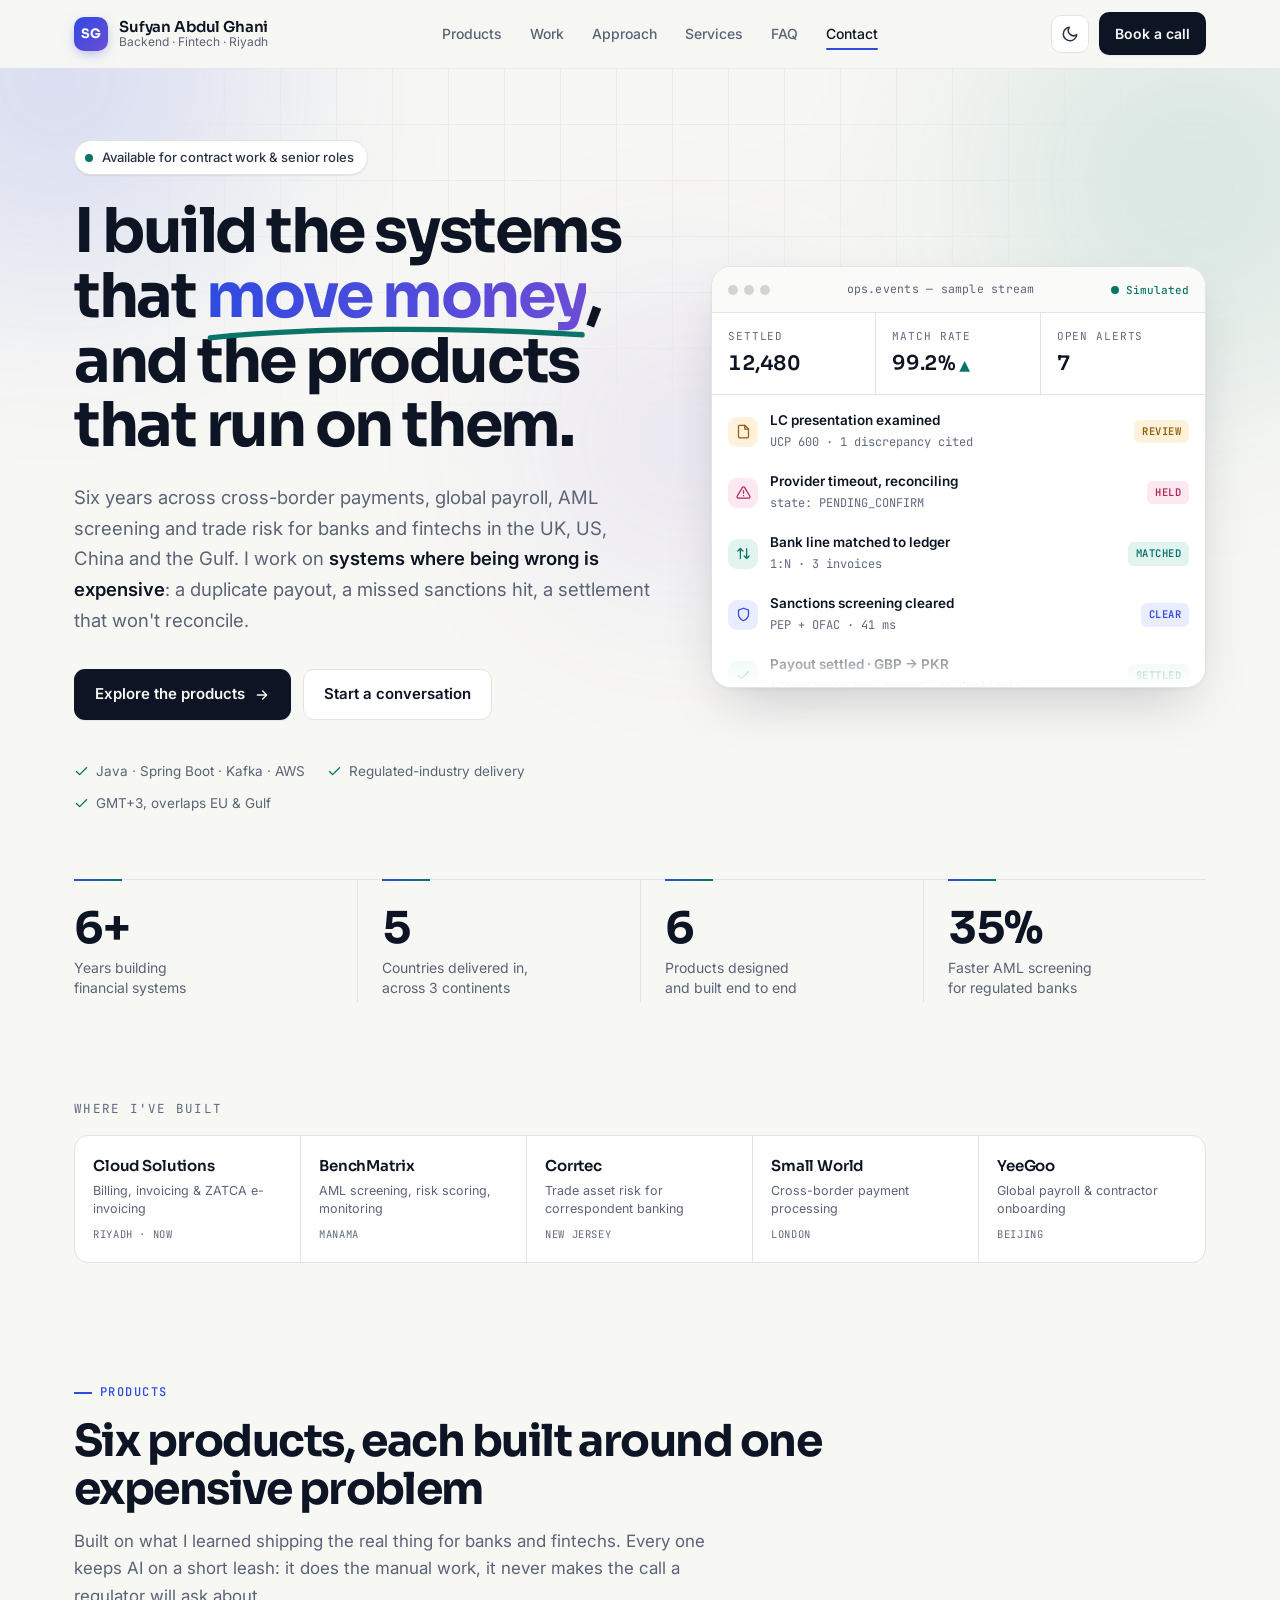
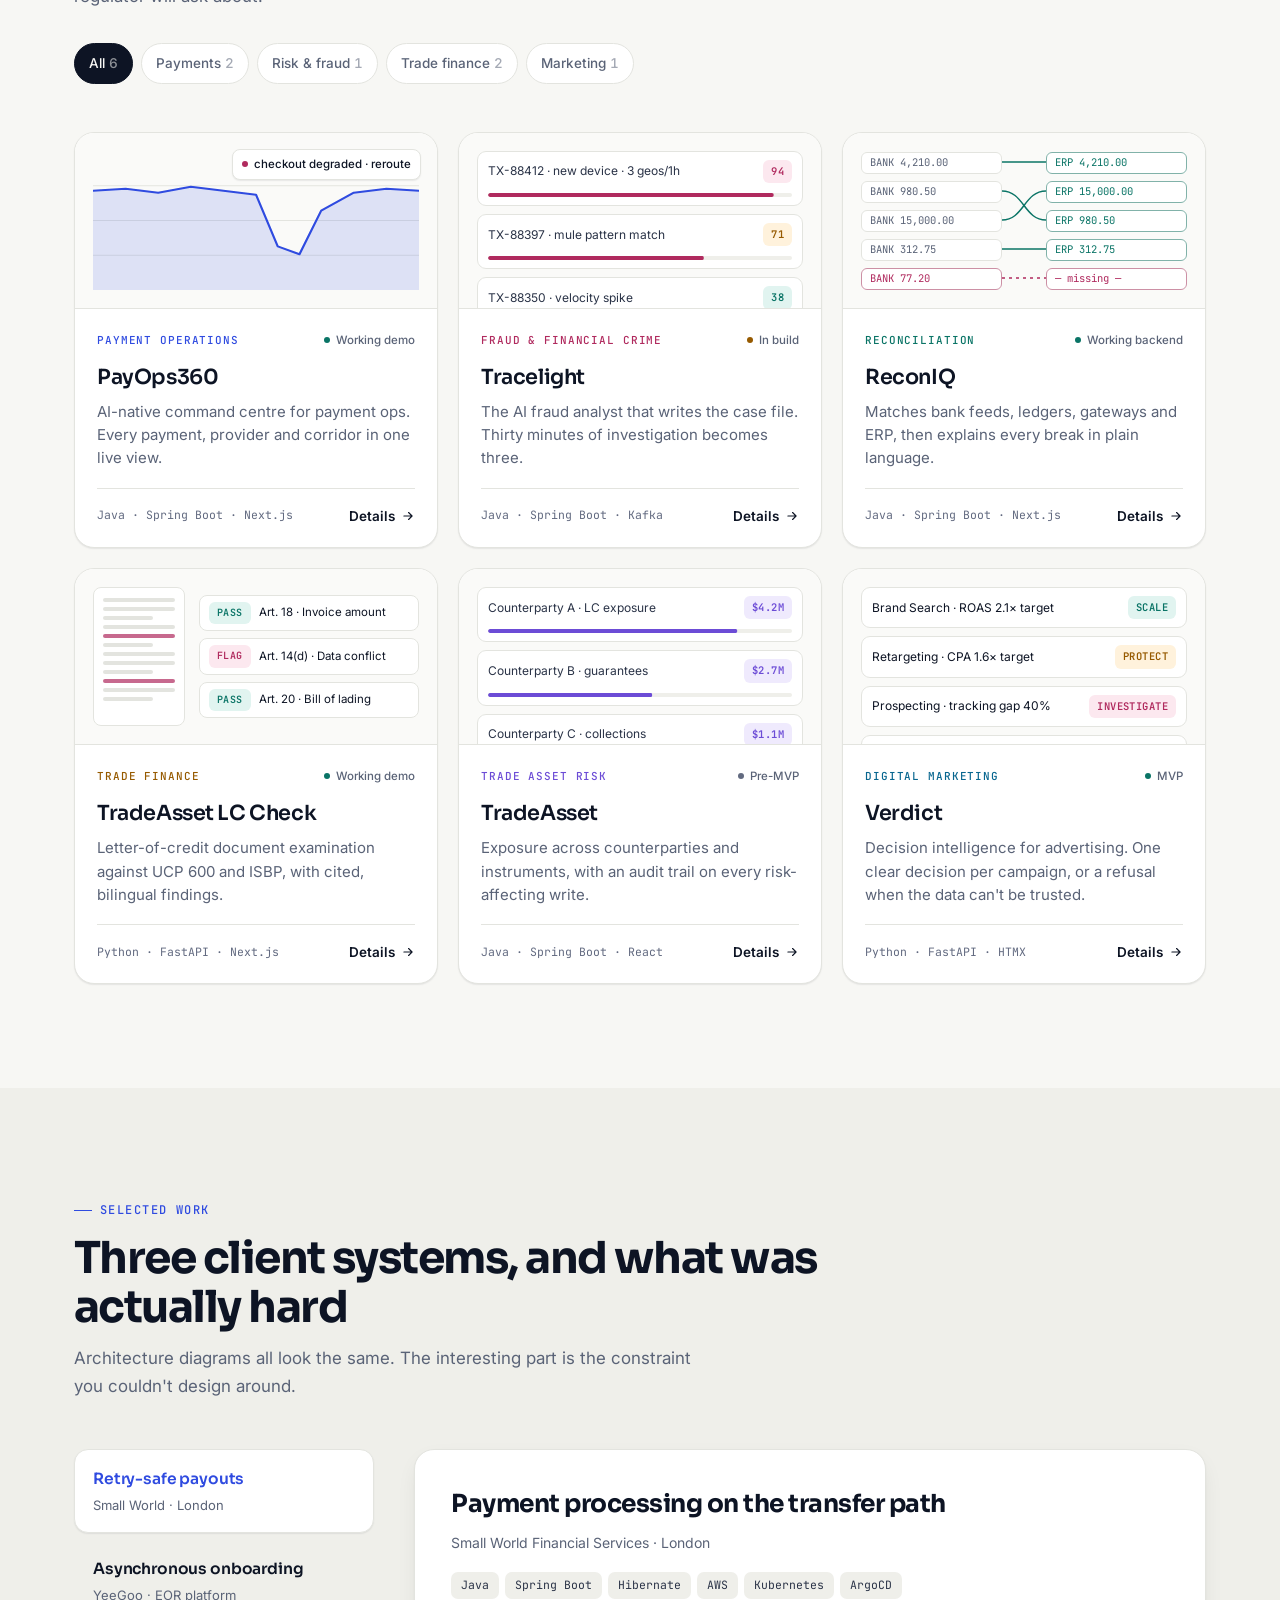
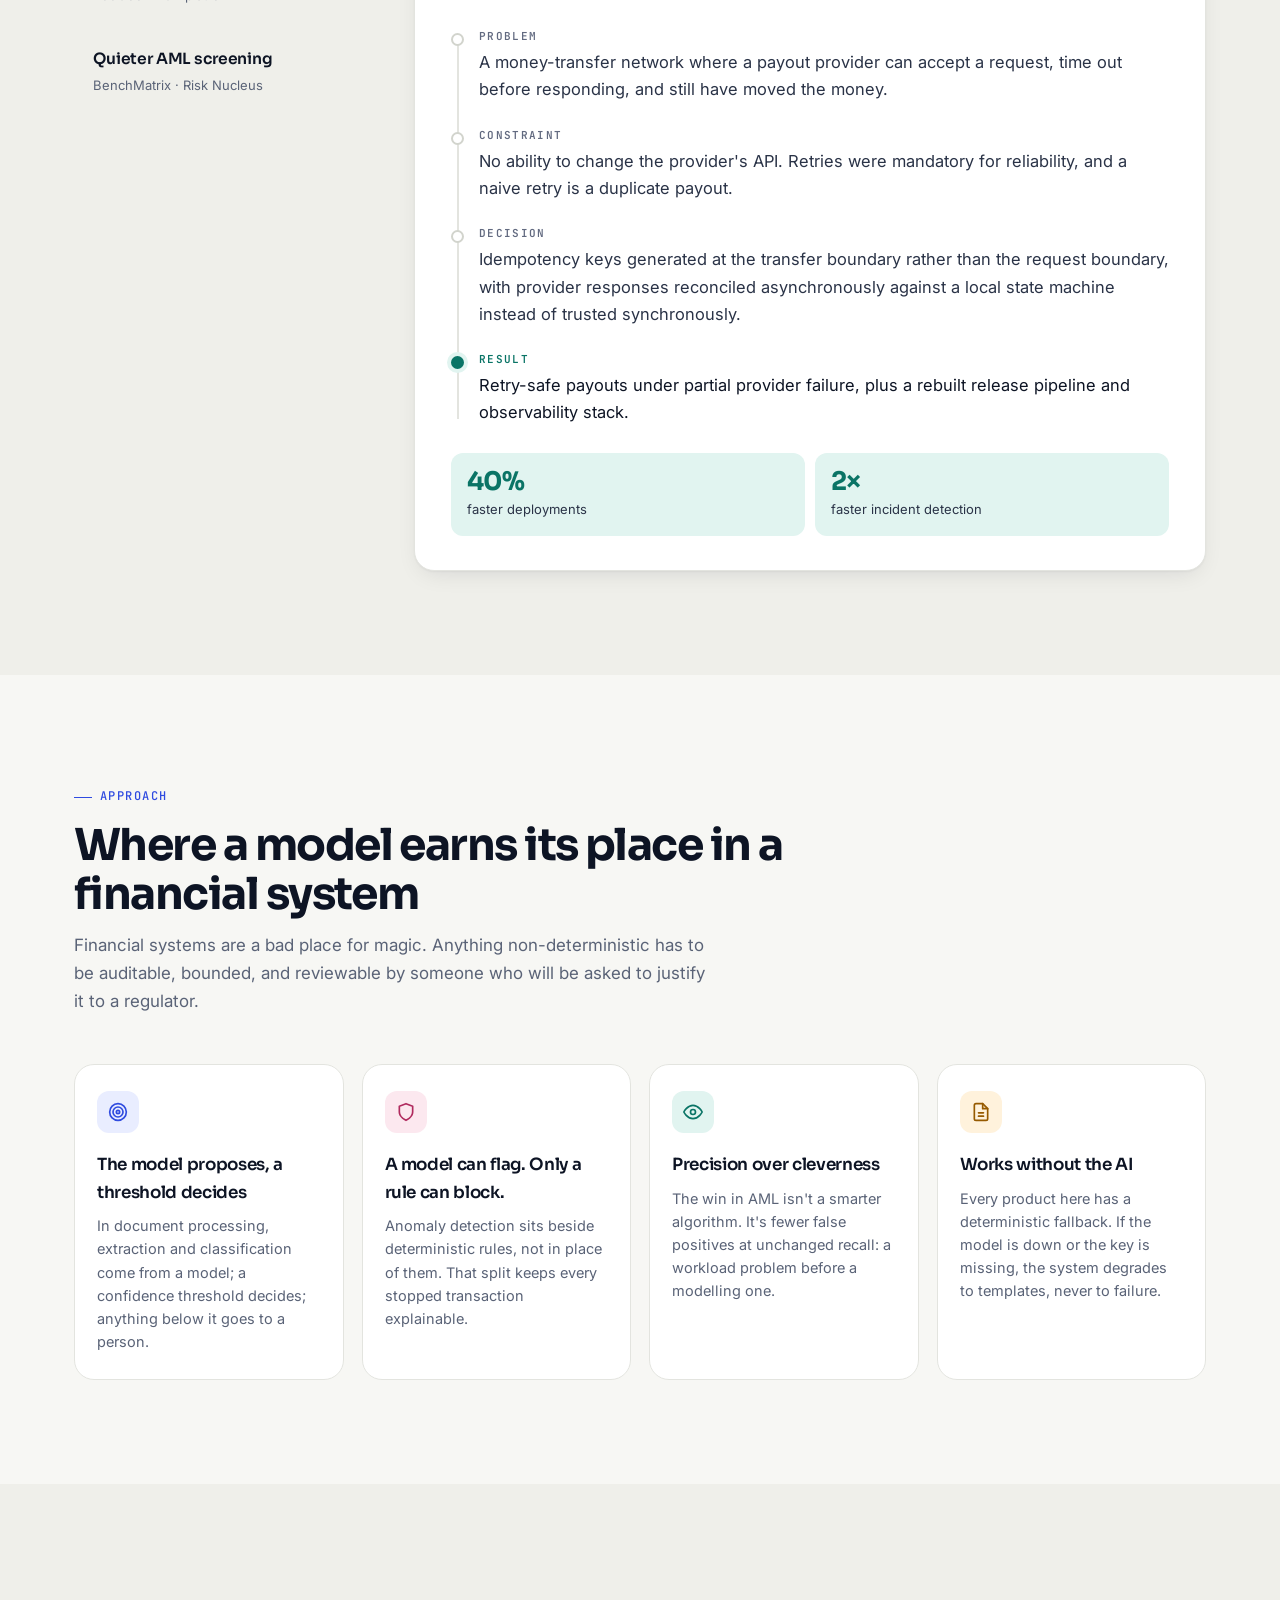
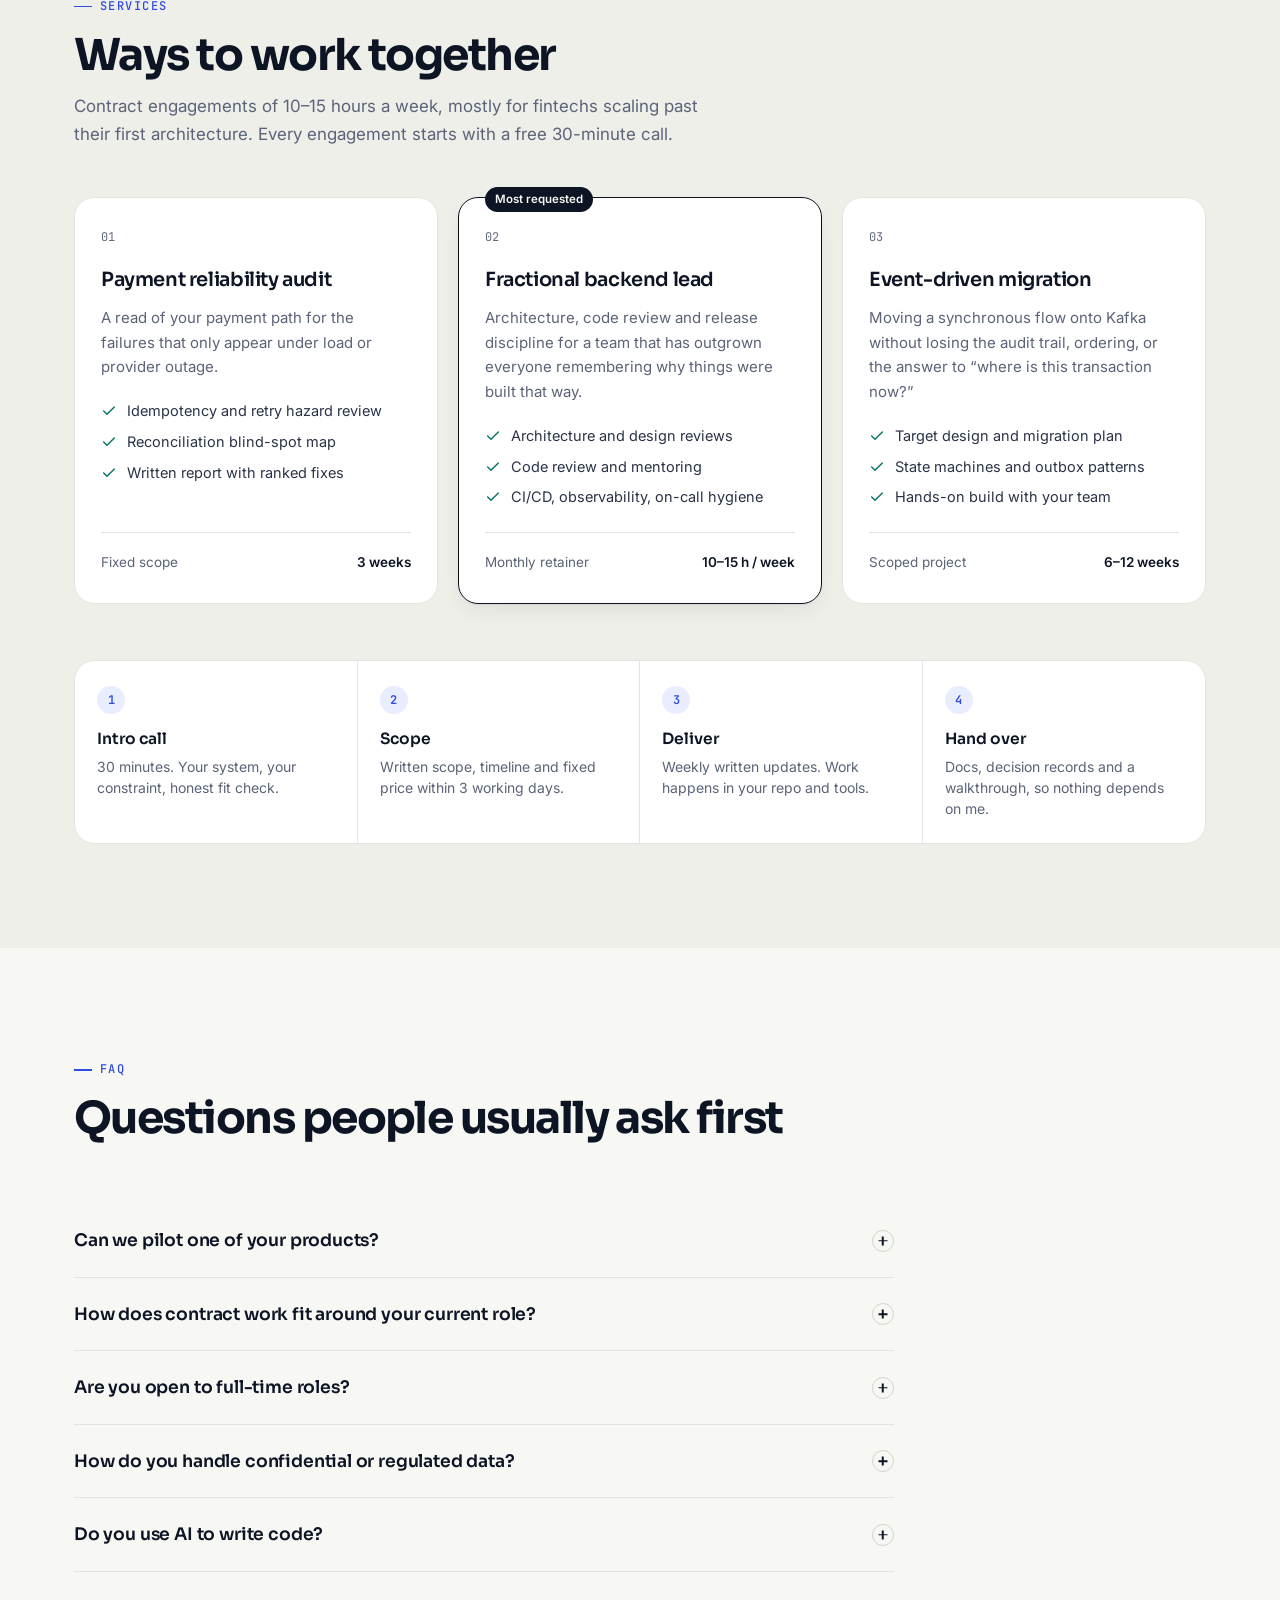
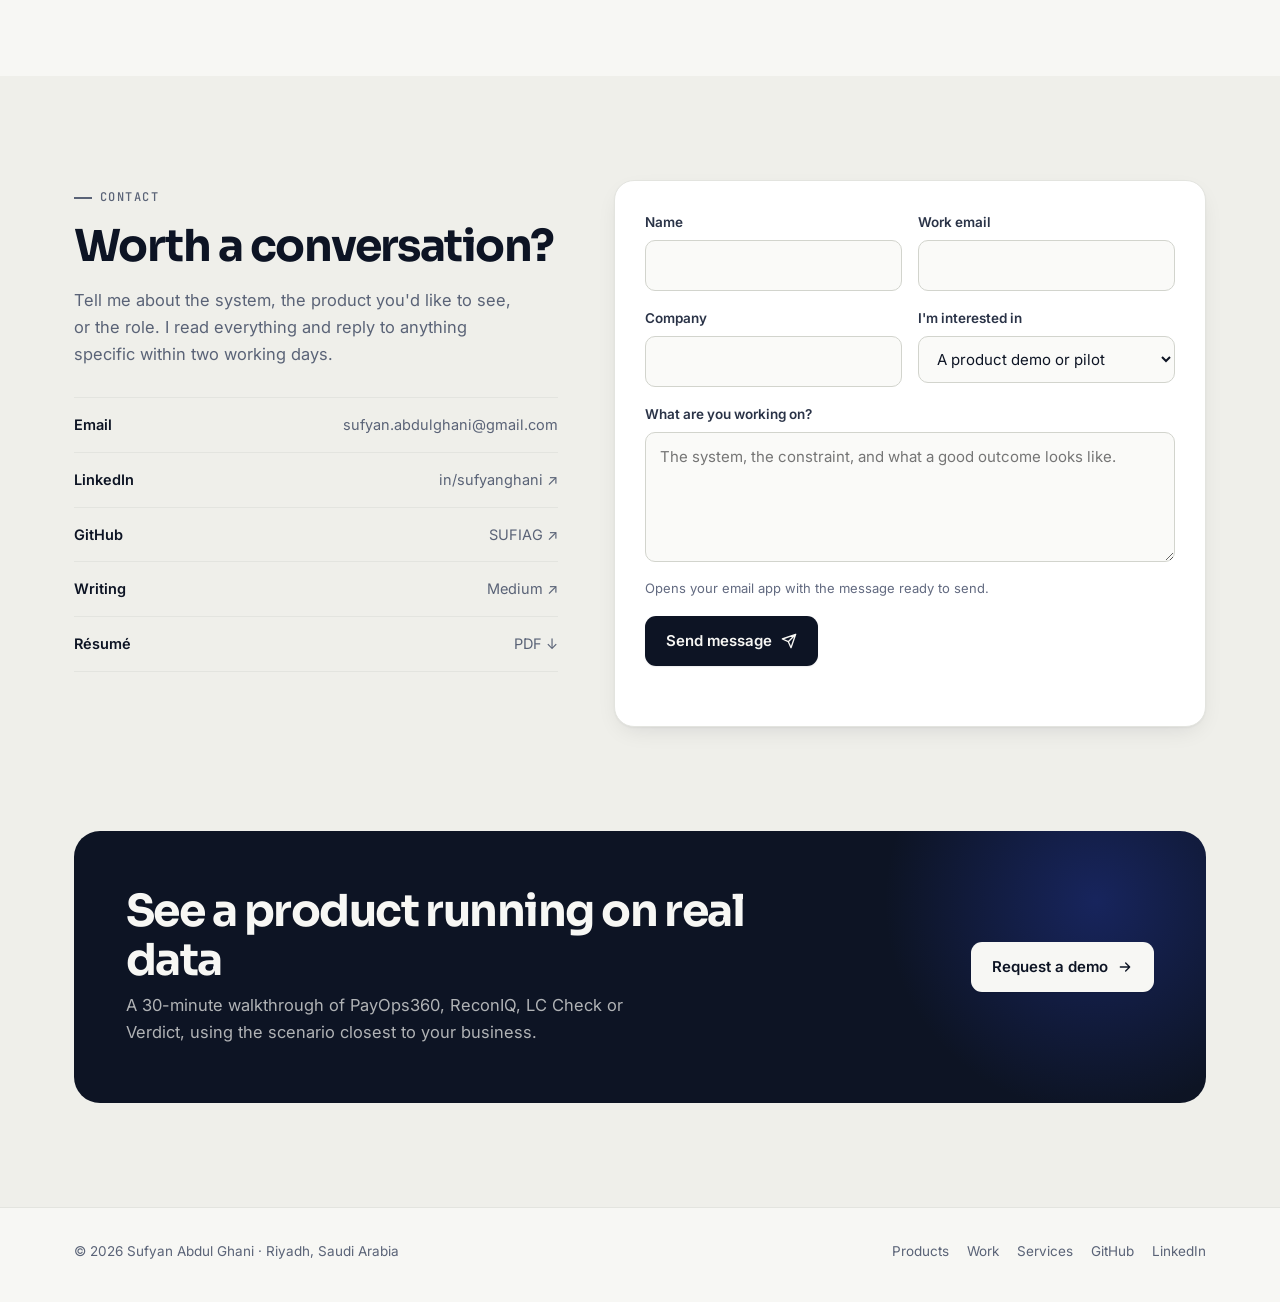
<file: public/index.html>
<!DOCTYPE html>
<html lang="en" class="no-js">
<head>
<meta charset="utf-8">
<meta name="viewport" content="width=device-width, initial-scale=1">
<title>Sufyan Abdul Ghani — Payments, risk &amp; compliance systems</title>
<meta name="description" content="Senior backend engineer and product builder. Six years building payment, payroll and financial-compliance systems in Java, Spring Boot and Kafka — and six products for payment ops, fraud, reconciliation, trade finance and advertising.">
<meta name="author" content="Sufyan Abdul Ghani">
<link rel="canonical" href="https://sufiag.github.io/sufyan/">
<meta property="og:type" content="website">
<meta property="og:url" content="https://sufiag.github.io/sufyan/">
<meta property="og:site_name" content="Sufyan Abdul Ghani">
<meta property="og:title" content="Sufyan Abdul Ghani — Systems that move money">
<meta property="og:description" content="Payments, reconciliation, fraud, AML and trade-finance systems. Java · Spring Boot · Kafka · AWS. Riyadh.">
<meta property="og:image" content="https://sufiag.github.io/sufyan/og.png">
<meta property="og:image:width" content="1200">
<meta property="og:image:height" content="630">
<meta name="twitter:card" content="summary_large_image">
<meta name="twitter:title" content="Sufyan Abdul Ghani — Systems that move money">
<meta name="twitter:description" content="Payments, reconciliation, fraud, AML and trade-finance systems. Riyadh.">
<meta name="twitter:image" content="https://sufiag.github.io/sufyan/og.png">
<meta name="theme-color" content="#F7F7F4" media="(prefers-color-scheme: light)">
<meta name="theme-color" content="#0A0E19" media="(prefers-color-scheme: dark)">
<link rel="icon" href="favicon.svg" type="image/svg+xml">
<link rel="apple-touch-icon" href="apple-touch-icon.png">
<script src="assets/theme.js"></script>
<link rel="preconnect" href="https://fonts.googleapis.com">
<link rel="preconnect" href="https://fonts.gstatic.com" crossorigin>
<link href="https://fonts.googleapis.com/css2?family=Inter:wght@400;500;600&family=JetBrains+Mono:wght@400;500;600&family=Sora:wght@600;700&display=swap" rel="stylesheet">
<link rel="stylesheet" href="assets/site.css">
<script type="application/ld+json">
{
  "@context": "https://schema.org",
  "@type": "Person",
  "name": "Sufyan Abdul Ghani",
  "jobTitle": "Senior Backend Engineer",
  "url": "https://sufiag.github.io/sufyan/",
  "email": "mailto:sufyan.abdulghani@gmail.com",
  "address": { "@type": "PostalAddress", "addressLocality": "Riyadh", "addressCountry": "SA" },
  "knowsAbout": ["Payments", "Reconciliation", "AML screening", "Fraud detection", "Trade finance", "Java", "Spring Boot", "Kafka", "AWS"],
  "sameAs": ["https://www.linkedin.com/in/sufyanghani/", "https://github.com/SUFIAG", "https://medium.com/@sufyanghani"]
}
</script>
</head>
<body>

<svg width="0" height="0" style="position:absolute" aria-hidden="true">
  <symbol id="i-arrow" viewBox="0 0 24 24" fill="none" stroke="currentColor" stroke-width="2" stroke-linecap="round" stroke-linejoin="round"><path d="M5 12h14M13 6l6 6-6 6"/></symbol>
  <symbol id="i-check" viewBox="0 0 24 24" fill="none" stroke="currentColor" stroke-width="2.2" stroke-linecap="round" stroke-linejoin="round"><path d="M20 6 9 17l-5-5"/></symbol>
  <symbol id="i-shield" viewBox="0 0 24 24" fill="none" stroke="currentColor" stroke-width="2" stroke-linecap="round" stroke-linejoin="round"><path d="M12 22s8-4 8-10V5l-8-3-8 3v7c0 6 8 10 8 10z"/></symbol>
  <symbol id="i-send" viewBox="0 0 24 24" fill="none" stroke="currentColor" stroke-width="2" stroke-linecap="round" stroke-linejoin="round"><path d="M22 2 11 13M22 2l-7 20-4-9-9-4 20-7z"/></symbol>
  <symbol id="i-link" viewBox="0 0 24 24" fill="none" stroke="currentColor" stroke-width="2" stroke-linecap="round" stroke-linejoin="round"><path d="M7 17 17 7M8 7h9v9"/></symbol>
  <symbol id="i-swap" viewBox="0 0 24 24" fill="none" stroke="currentColor" stroke-width="2" stroke-linecap="round" stroke-linejoin="round"><path d="M7 4v16M3 8l4-4 4 4M17 20V4M13 16l4 4 4-4"/></symbol>
  <symbol id="i-alert" viewBox="0 0 24 24" fill="none" stroke="currentColor" stroke-width="2" stroke-linecap="round" stroke-linejoin="round"><path d="M12 9v4M12 17h.01M10.3 3.9 1.8 18a2 2 0 0 0 1.7 3h17a2 2 0 0 0 1.7-3L13.7 3.9a2 2 0 0 0-3.4 0z"/></symbol>
  <symbol id="i-eye" viewBox="0 0 24 24" fill="none" stroke="currentColor" stroke-width="2" stroke-linecap="round" stroke-linejoin="round"><path d="M1 12s4-8 11-8 11 8 11 8-4 8-11 8S1 12 1 12z"/><circle cx="12" cy="12" r="3"/></symbol>
  <symbol id="i-target" viewBox="0 0 24 24" fill="none" stroke="currentColor" stroke-width="2" stroke-linecap="round" stroke-linejoin="round"><circle cx="12" cy="12" r="10"/><circle cx="12" cy="12" r="6"/><circle cx="12" cy="12" r="2"/></symbol>
  <symbol id="i-user" viewBox="0 0 24 24" fill="none" stroke="currentColor" stroke-width="2" stroke-linecap="round" stroke-linejoin="round"><path d="M20 21v-2a4 4 0 0 0-4-4H8a4 4 0 0 0-4 4v2"/><circle cx="12" cy="7" r="4"/></symbol>
  <symbol id="i-doc" viewBox="0 0 24 24" fill="none" stroke="currentColor" stroke-width="2" stroke-linecap="round" stroke-linejoin="round"><path d="M14 2H6a2 2 0 0 0-2 2v16a2 2 0 0 0 2 2h12a2 2 0 0 0 2-2V8z"/><path d="M14 2v6h6M9 13h6M9 17h6"/></symbol>
  <symbol id="i-x" viewBox="0 0 24 24" fill="none" stroke="currentColor" stroke-width="2" stroke-linecap="round" stroke-linejoin="round"><path d="M18 6 6 18M6 6l12 12"/></symbol>
</svg>

<a class="skip" href="#main">Skip to content</a>
<div class="progress" aria-hidden="true"></div>

<header class="bar">
  <div class="wrap">
    <a class="logo" href="#top" aria-label="Sufyan Abdul Ghani, home">
      <span class="logo-mark" aria-hidden="true">SG</span>
      <span class="logo-text"><b>Sufyan Abdul Ghani</b><span>Backend · Fintech · Riyadh</span></span>
    </a>
    <nav class="nav" id="nav" aria-label="Main">
      <a href="#products">Products</a>
      <a href="#work">Work</a>
      <a href="#approach">Approach</a>
      <a href="#services">Services</a>
      <a href="#faq">FAQ</a>
      <a href="#contact">Contact</a>
    </nav>
    <div class="bar-actions">
      <button class="icon-btn theme-toggle" type="button" aria-label="Switch colour theme">
        <svg class="moon" viewBox="0 0 24 24" fill="none" stroke="currentColor" stroke-width="2" stroke-linecap="round" stroke-linejoin="round"><path d="M21 12.8A9 9 0 1 1 11.2 3a7 7 0 0 0 9.8 9.8z"/></svg>
        <svg class="sun" viewBox="0 0 24 24" fill="none" stroke="currentColor" stroke-width="2" stroke-linecap="round" stroke-linejoin="round"><circle cx="12" cy="12" r="4"/><path d="M12 2v2M12 20v2M4.9 4.9l1.4 1.4M17.7 17.7l1.4 1.4M2 12h2M20 12h2M4.9 19.1l1.4-1.4M17.7 6.3l1.4-1.4"/></svg>
      </button>
      <a class="btn btn-primary btn-sm" href="#contact">Book a call</a>
      <button class="icon-btn menu-btn" type="button" aria-label="Open menu" aria-expanded="false" aria-controls="nav">
        <svg viewBox="0 0 24 24" fill="none" stroke="currentColor" stroke-width="2" stroke-linecap="round"><path d="M4 7h16M4 12h16M4 17h16"/></svg>
      </button>
    </div>
  </div>
</header>

<main id="main">
  <!-- ================= HERO ================= -->
  <div class="hero" id="top">
    <div class="aurora" aria-hidden="true"><i></i><i></i><i></i></div>
    <div class="grid-bg" aria-hidden="true"></div>
    <div class="wrap">
      <div class="hero-grid">
        <div>
          <p class="pill rv"><span class="pulse" aria-hidden="true"></span> Available for contract work &amp; senior roles</p>
          <h1 class="rv">I build the systems that
            <span class="hl">move money<svg viewBox="0 0 300 12" preserveAspectRatio="none" aria-hidden="true"><path d="M3 9 C 80 2, 200 2, 297 7"/></svg></span>,
            and the products that run on them.</h1>
          <p class="lede rv">
            Six years across cross-border payments, global payroll, AML screening and trade risk for banks and
            fintechs in the UK, US, China and the Gulf. I work on <strong>systems where being wrong is expensive</strong>:
            a duplicate payout, a missed sanctions hit, a settlement that won't reconcile.
          </p>
          <div class="hero-cta rv">
            <a class="btn btn-primary" href="#products">Explore the products <svg aria-hidden="true"><use href="#i-arrow"/></svg></a>
            <a class="btn btn-ghost" href="#contact">Start a conversation</a>
          </div>
          <div class="trust rv">
            <span><svg aria-hidden="true"><use href="#i-check"/></svg>Java · Spring Boot · Kafka · AWS</span>
            <span><svg aria-hidden="true"><use href="#i-check"/></svg>Regulated-industry delivery</span>
            <span><svg aria-hidden="true"><use href="#i-check"/></svg>GMT+3, overlaps EU &amp; Gulf</span>
          </div>
        </div>

        <div class="console rv" aria-label="Illustrative event stream from the kind of systems I build">
          <div class="console-head">
            <div class="dots" aria-hidden="true"><i></i><i></i><i></i></div>
            <span class="console-title">ops.events — sample stream</span>
            <span class="live"><span class="pulse" aria-hidden="true"></span>Simulated</span>
          </div>
          <div class="console-kpis">
            <div class="kpi"><div class="k">Settled</div><div class="v" id="k-settled">12,480</div></div>
            <div class="kpi"><div class="k">Match rate</div><div class="v">99.2%<small>▲</small></div></div>
            <div class="kpi"><div class="k">Open alerts</div><div class="v" id="k-alerts">7</div></div>
          </div>
          <ul class="feed" id="feed" aria-live="off"></ul>
        </div>
      </div>

      <div class="stats rv">
        <div class="stat"><div class="n" data-count="6" data-suffix="+">6+</div><div class="l">Years building<br>financial systems</div></div>
        <div class="stat"><div class="n" data-count="5" data-suffix="">5</div><div class="l">Countries delivered in,<br>across 3 continents</div></div>
        <div class="stat"><div class="n" data-count="6" data-suffix="">6</div><div class="l">Products designed<br>and built end to end</div></div>
        <div class="stat"><div class="n" data-count="35" data-suffix="%">35%</div><div class="l">Faster AML screening<br>for regulated banks</div></div>
      </div>
    </div>
  </div>

  <div class="clients">
    <div class="wrap">
      <p class="clients-label rv">Where I've built</p>
      <div class="clients-row rv">
        <div class="client"><b>Cloud Solutions</b><span>Billing, invoicing &amp; ZATCA e-invoicing</span><em>Riyadh · Now</em></div>
        <div class="client"><b>BenchMatrix</b><span>AML screening, risk scoring, monitoring</span><em>Manama</em></div>
        <div class="client"><b>Corrtec</b><span>Trade asset risk for correspondent banking</span><em>New Jersey</em></div>
        <div class="client"><b>Small World</b><span>Cross-border payment processing</span><em>London</em></div>
        <div class="client"><b>YeeGoo</b><span>Global payroll &amp; contractor onboarding</span><em>Beijing</em></div>
      </div>
    </div>
  </div>

  <!-- ================= PRODUCTS ================= -->
  <section id="products">
    <div class="wrap">
      <div class="sec-head">
        <div>
          <p class="eyebrow rv">Products</p>
          <h2 class="rv">Six products, each built around one expensive problem</h2>
          <p class="sec-intro rv">Built on what I learned shipping the real thing for banks and fintechs. Every one keeps AI on a short leash: it does the manual work, it never makes the call a regulator will ask about.</p>
        </div>
        <div class="filters rv" role="group" aria-label="Filter products">
          <button class="chip" type="button" data-filter="all" aria-pressed="true">All<span class="count">6</span></button>
          <button class="chip" type="button" data-filter="payments" aria-pressed="false">Payments<span class="count">2</span></button>
          <button class="chip" type="button" data-filter="risk" aria-pressed="false">Risk &amp; fraud<span class="count">1</span></button>
          <button class="chip" type="button" data-filter="trade" aria-pressed="false">Trade finance<span class="count">2</span></button>
          <button class="chip" type="button" data-filter="marketing" aria-pressed="false">Marketing<span class="count">1</span></button>
        </div>
      </div>

      <div class="products">

        <!-- PayOps360 -->
        <article class="product rv" data-cat="payments" style="--accent:var(--brand)" tabindex="0" role="button" aria-haspopup="dialog" aria-label="PayOps360, view details">
          <div class="p-visual" aria-hidden="true">
            <svg class="viz-line" viewBox="0 0 300 140" preserveAspectRatio="none">
              <line class="grid" x1="0" y1="35" x2="300" y2="35"/><line class="grid" x1="0" y1="70" x2="300" y2="70"/><line class="grid" x1="0" y1="105" x2="300" y2="105"/>
              <path class="area" d="M0 40 L30 38 L60 42 L90 36 L120 40 L150 44 L170 96 L190 104 L210 60 L240 42 L270 38 L300 40 L300 140 L0 140 Z"/>
              <path class="ln" d="M0 40 L30 38 L60 42 L90 36 L120 40 L150 44 L170 96 L190 104 L210 60 L240 42 L270 38 L300 40"/>
            </svg>
            <span class="viz-alert"><i></i>checkout degraded · reroute</span>
          </div>
          <div class="p-body">
            <div class="p-top"><span class="p-cat">Payment operations</span><span class="status"><i></i>Working demo</span></div>
            <h3>PayOps360</h3>
            <p class="tagline">AI-native command centre for payment ops. Every payment, provider and corridor in one live view.</p>
            <div class="p-foot"><span class="p-stack">Java · Spring Boot · Next.js</span><span class="p-more">Details <svg aria-hidden="true"><use href="#i-arrow"/></svg></span></div>
          </div>
          <div class="p-details">
            <div data-k="kicker">Payment operations · Working demo</div>
            <div data-k="lead">One pane of glass for every payment in flight. An AI co-pilot sees problems first, explains them in plain language and recommends the next action.</div>
            <div data-k="problem">Providers degrade silently. Ops teams find out from customer complaints or end-of-day reports, then lose hours across provider portals and spreadsheets finding the cause.</div>
            <div data-k="who">Cross-border remittance operators, PSPs and payment facilitators, digital banks and EMIs, high-volume merchants.</div>
            <ul data-k="features">
              <li>Live monitoring of payments, providers and corridors</li>
              <li>Anomaly detection with automatic incident correlation</li>
              <li>“Investigate with AI” root-cause analysis on any incident</li>
              <li>Provider health scores and reroute recommendations</li>
              <li>MFA, RBAC and a tamper-evident audit chain</li>
              <li>Multi-tenant, with five built-in operator roles</li>
            </ul>
            <div data-k="ai">Every AI feature also runs on a built-in deterministic insight engine. Without a model key, the product still works.</div>
            <div data-k="stack">Java 17|Spring Boot 3.5|PostgreSQL|Flyway|ShedLock|Claude API|ArchUnit|Next.js 16|React 19|Tailwind v4|ECharts</div>
            <div data-k="repo">https://github.com/SUFIAG/payOps360</div>
          </div>
        </article>

        <!-- Tracelight -->
        <article class="product rv" data-cat="risk" style="--accent:var(--rose)" tabindex="0" role="button" aria-haspopup="dialog" aria-label="Tracelight, view details">
          <div class="p-visual" aria-hidden="true">
            <div class="viz-rows">
              <div class="viz-row"><span>TX-88412 · new device · 3 geos/1h</span><b class="tag c-rose">94</b><div class="bar-track"><div class="bar-fill" style="--w:.94"></div></div></div>
              <div class="viz-row"><span>TX-88397 · mule pattern match</span><b class="tag c-amber">71</b><div class="bar-track"><div class="bar-fill" style="--w:.71"></div></div></div>
              <div class="viz-row"><span>TX-88350 · velocity spike</span><b class="tag c-teal">38</b><div class="bar-track"><div class="bar-fill" style="--w:.38"></div></div></div>
            </div>
          </div>
          <div class="p-body">
            <div class="p-top"><span class="p-cat">Fraud &amp; financial crime</span><span class="status build"><i></i>In build</span></div>
            <h3>Tracelight</h3>
            <p class="tagline">The AI fraud analyst that writes the case file. Thirty minutes of investigation becomes three.</p>
            <div class="p-foot"><span class="p-stack">Java · Spring Boot · Kafka</span><span class="p-more">Details <svg aria-hidden="true"><use href="#i-arrow"/></svg></span></div>
          </div>
          <div class="p-details">
            <div data-k="kicker">Fraud &amp; financial crime · MVP 1 in build</div>
            <div data-k="lead">Scores transactions, raises alerts, then investigates the case in one click: narrative, fraud pattern, recommended action, all filed to an immutable audit trail.</div>
            <div data-k="problem">Fraud analysts spend 20–40 minutes rebuilding the story behind every flagged transaction. Queues never empty, and a tired analyst rubber-stamps exactly when fraud gets through.</div>
            <div data-k="who">Fraud teams at mid-market PSPs and digital banks. Bought by the Head of Fraud, relied on by Compliance when a regulator asks why.</div>
            <ul data-k="features">
              <li>Triage queue ranked by severity, signals visible up front</li>
              <li>Case workspace: device, velocity, geography, rules, history</li>
              <li>One-click AI investigation that drafts the case narrative</li>
              <li>Scam and money-mule network detection</li>
              <li>Immutable, replayable audit trail on every decision</li>
              <li>Step-up MFA, lockout, rotating sessions, rate limits</li>
            </ul>
            <div data-k="ai">The model drafts. The analyst reviews and signs. Every decision stays explainable and replayable.</div>
            <div data-k="stack">Java 17|Spring Boot 3|PostgreSQL|Redis|Kafka|Next.js 15|React 19</div>
            <div data-k="repo">https://github.com/SUFIAG/TraceLight</div>
          </div>
        </article>

        <!-- ReconIQ -->
        <article class="product rv" data-cat="payments" style="--accent:var(--teal)" tabindex="0" role="button" aria-haspopup="dialog" aria-label="ReconIQ, view details">
          <div class="p-visual" aria-hidden="true">
            <div class="viz-match">
              <div class="viz-col"><div>BANK 4,210.00</div><div>BANK 980.50</div><div>BANK 15,000.00</div><div>BANK 312.75</div><div class="brk">BANK 77.20</div></div>
              <svg viewBox="0 0 44 140" preserveAspectRatio="none"><path d="M0 11 C 22 11, 22 11, 44 11"/><path d="M0 40 C 22 40, 22 69, 44 69"/><path d="M0 69 C 22 69, 22 40, 44 40"/><path d="M0 98 C 22 98, 22 98, 44 98"/><path class="brk" d="M0 127 L 44 127"/></svg>
              <div class="viz-col"><div class="ok">ERP 4,210.00</div><div class="ok">ERP 15,000.00</div><div class="ok">ERP 980.50</div><div class="ok">ERP 312.75</div><div class="brk">— missing —</div></div>
            </div>
          </div>
          <div class="p-body">
            <div class="p-top"><span class="p-cat">Reconciliation</span><span class="status"><i></i>Working backend</span></div>
            <h3>ReconIQ</h3>
            <p class="tagline">Matches bank feeds, ledgers, gateways and ERP, then explains every break in plain language.</p>
            <div class="p-foot"><span class="p-stack">Java · Spring Boot · Next.js</span><span class="p-more">Details <svg aria-hidden="true"><use href="#i-arrow"/></svg></span></div>
          </div>
          <div class="p-details">
            <div data-k="kicker">Reconciliation · Working backend</div>
            <div data-k="lead">Rule-based matching across bank statements, payment gateways, ERP, invoices and supplier payments, with exceptions classified and explained.</div>
            <div data-k="problem">Every payments company solves reconciliation badly at least once. Finance teams spend month-end in spreadsheets, and “unmatched” hides five different problems.</div>
            <div data-k="who">Finance operations and treasury teams at PSPs, marketplaces and mid-size companies with multiple banks and gateways.</div>
            <ul data-k="features">
              <li>Ingests bank, gateway, ERP, invoice and supplier files</li>
              <li>Four matching strategies, from exact to fuzzy</li>
              <li>1:1, 1:N and N:M matching</li>
              <li>Exception detection: amount mismatch, missing, duplicate</li>
              <li>AI explanation for every exception</li>
              <li>Review workflow, reporting and multi-organisation access</li>
            </ul>
            <div data-k="ai">Matching is deterministic and rule-based. AI only explains the break, so an auditor can always trace why two records matched.</div>
            <div data-k="stack">Java 17|Spring Boot|Hexagonal DDD|PostgreSQL|JWT|Next.js</div>
            <div data-k="repo">https://github.com/SUFIAG/reconiq</div>
          </div>
        </article>

        <!-- TradeAsset LC Check -->
        <article class="product rv" data-cat="trade" style="--accent:var(--amber)" tabindex="0" role="button" aria-haspopup="dialog" aria-label="TradeAsset LC Check, view details">
          <div class="p-visual" aria-hidden="true">
            <div class="viz-doc">
              <div class="doc-page"><i></i><i></i><i></i><i></i><i class="hit"></i><i></i><i></i><i></i><i></i><i class="hit"></i><i></i><i></i></div>
              <div class="doc-checks">
                <div><b class="tag c-teal">PASS</b>Art. 18 · Invoice amount</div>
                <div><b class="tag c-rose">FLAG</b>Art. 14(d) · Data conflict</div>
                <div><b class="tag c-teal">PASS</b>Art. 20 · Bill of lading</div>
              </div>
            </div>
          </div>
          <div class="p-body">
            <div class="p-top"><span class="p-cat">Trade finance</span><span class="status"><i></i>Working demo</span></div>
            <h3>TradeAsset LC Check</h3>
            <p class="tagline">Letter-of-credit document examination against UCP 600 and ISBP, with cited, bilingual findings.</p>
            <div class="p-foot"><span class="p-stack">Python · FastAPI · Next.js</span><span class="p-more">Details <svg aria-hidden="true"><use href="#i-arrow"/></svg></span></div>
          </div>
          <div class="p-details">
            <div data-k="kicker">Trade finance · Working demo</div>
            <div data-k="lead">LC intake, presentation intake and a versioned rule engine that examines documents and cites the article behind every finding, in English and Arabic.</div>
            <div data-k="problem">Document checkers examine every presentation by hand against hundreds of rules. Discrepancies get missed, decisions vary by examiner, and the reasoning is rarely written down.</div>
            <div data-k="who">Trade finance operations at banks in the Gulf and beyond: makers, checkers and the operations heads accountable for them.</div>
            <ul data-k="features">
              <li>LC intake from MT700 and MT707</li>
              <li>Versioned UCP 600 / ISBP rule engine</li>
              <li>Every finding cites the rule it came from</li>
              <li>Bilingual output, English and Arabic</li>
              <li>Maker-checker decisions and multi-tenant banks</li>
              <li>SSO (OIDC), webhooks, retention jobs, Prometheus metrics</li>
            </ul>
            <div data-k="ai">The rule engine decides. AI writes optional explanations and notices; without a key, deterministic templates take over.</div>
            <div data-k="stack">Python 3.12|FastAPI|SQLAlchemy 2|Alembic|PostgreSQL|Next.js|Docker</div>
            <div data-k="repo">https://github.com/SUFIAG/TradeAsset-LCCheck</div>
          </div>
        </article>

        <!-- TradeAsset -->
        <article class="product rv" data-cat="trade" style="--accent:var(--violet)" tabindex="0" role="button" aria-haspopup="dialog" aria-label="TradeAsset, view details">
          <div class="p-visual" aria-hidden="true">
            <div class="viz-rows">
              <div class="viz-row"><span>Counterparty A · LC exposure</span><b class="tag c-violet">$4.2M</b><div class="bar-track"><div class="bar-fill" style="--w:.82"></div></div></div>
              <div class="viz-row"><span>Counterparty B · guarantees</span><b class="tag c-violet">$2.7M</b><div class="bar-track"><div class="bar-fill" style="--w:.54"></div></div></div>
              <div class="viz-row"><span>Counterparty C · collections</span><b class="tag c-violet">$1.1M</b><div class="bar-track"><div class="bar-fill" style="--w:.24"></div></div></div>
            </div>
          </div>
          <div class="p-body">
            <div class="p-top"><span class="p-cat">Trade asset risk</span><span class="status early"><i></i>Pre-MVP</span></div>
            <h3>TradeAsset</h3>
            <p class="tagline">Exposure across counterparties and instruments, with an audit trail on every risk-affecting write.</p>
            <div class="p-foot"><span class="p-stack">Java · Spring Boot · React</span><span class="p-more">Details <svg aria-hidden="true"><use href="#i-arrow"/></svg></span></div>
          </div>
          <div class="p-details">
            <div data-k="kicker">Trade asset risk · Pre-MVP</div>
            <div data-k="lead">A cleaner take on the domain I worked in at Corrtec: portfolio risk and exposure tracking for trade finance, with auditability as a design input rather than a retrofit.</div>
            <div data-k="problem">Trade finance risk still lives in spreadsheets and legacy cores. Exposure is hard to aggregate, and nobody can say who changed a limit and why.</div>
            <div data-k="who">Trade finance and correspondent banking risk teams.</div>
            <ul data-k="features">
              <li>Exposure aggregation across counterparties and instruments</li>
              <li>Append-only audit trail; no in-place balance mutation</li>
              <li>No floating-point money anywhere in the codebase</li>
              <li>Role-based access modelled on bank segregation of duties</li>
              <li>Document storage and event streaming built in</li>
              <li>Explicit authorisation rule on every endpoint</li>
            </ul>
            <div data-k="ai">Risk numbers come from deterministic calculation only. Correctness rules are enforced in code review, not left to convention.</div>
            <div data-k="stack">Java 17|Spring Boot 3.3|Hexagonal|PostgreSQL|Kafka|Redis|MinIO|React 19|Vite</div>
            <div data-k="repo">https://github.com/SUFIAG/tradeasset</div>
          </div>
        </article>

        <!-- Verdict -->
        <article class="product rv" data-cat="marketing" style="--accent:var(--sky)" tabindex="0" role="button" aria-haspopup="dialog" aria-label="Verdict, view details">
          <div class="p-visual" aria-hidden="true">
            <div class="viz-decide">
              <div><span>Brand Search · ROAS 2.1× target</span><b class="tag c-teal">SCALE</b></div>
              <div><span>Retargeting · CPA 1.6× target</span><b class="tag c-amber">PROTECT</b></div>
              <div><span>Prospecting · tracking gap 40%</span><b class="tag c-rose">INVESTIGATE</b></div>
              <div><span>New Launch · learning phase</span><b class="tag c-sky">OBSERVE</b></div>
            </div>
          </div>
          <div class="p-body">
            <div class="p-top"><span class="p-cat">Digital marketing</span><span class="status"><i></i>MVP</span></div>
            <h3>Verdict</h3>
            <p class="tagline">Decision intelligence for advertising. One clear decision per campaign, or a refusal when the data can't be trusted.</p>
            <div class="p-foot"><span class="p-stack">Python · FastAPI · HTMX</span><span class="p-more">Details <svg aria-hidden="true"><use href="#i-arrow"/></svg></span></div>
          </div>
          <div class="p-details">
            <div data-k="kicker">Digital marketing · MVP</div>
            <div data-k="lead">Connects to ad accounts and the website, measures what really happened, and tells the business the one most important thing to do about each campaign, with the evidence.</div>
            <div data-k="problem">Media buyers open six ad dashboards every day, reconcile numbers each platform over-claims, miss broken tracking, and write reports by hand. It is slow, inconsistent and often wrong.</div>
            <div data-k="who">Advertisers' marketing managers, and agencies running many client workspaces from one login.</div>
            <ul data-k="features">
              <li>Google Ads connector, plus CSV import from Meta, TikTok, Snapchat, LinkedIn and X</li>
              <li>AI column mapper normalises any export into one vocabulary</li>
              <li>First-party website tag under 4 KB, no fingerprinting</li>
              <li>Independent attribution compared against platform claims</li>
              <li>Decisions: Scale, Protect, Observe, Investigate</li>
              <li>AI rule compiler, decision explanations and a weekly brief</li>
            </ul>
            <div data-k="ai">AI replaces the manual work; it never chooses the decision. Same snapshot plus same ruleset gives byte-identical output, and data-quality rules override everything.</div>
            <div data-k="stack">Python 3.12|FastAPI|Pydantic v2|SQLAlchemy 2|HTMX|Claude API|uv</div>
            <div data-k="repo"></div>
          </div>
        </article>
      </div>
    </div>
  </section>

  <!-- ================= WORK ================= -->
  <section id="work" class="alt">
    <div class="wrap">
      <div class="sec-head">
        <div>
          <p class="eyebrow rv">Selected work</p>
          <h2 class="rv">Three client systems, and what was actually hard</h2>
          <p class="sec-intro rv">Architecture diagrams all look the same. The interesting part is the constraint you couldn't design around.</p>
        </div>
      </div>

      <div class="cases rv">
        <div class="case-tabs" role="tablist" aria-label="Case studies">
          <button class="case-tab" role="tab" id="tab-1" aria-controls="case-1" aria-selected="true"><b>Retry-safe payouts</b><span>Small World · London</span></button>
          <button class="case-tab" role="tab" id="tab-2" aria-controls="case-2" aria-selected="false" tabindex="-1"><b>Asynchronous onboarding</b><span>YeeGoo · EOR platform</span></button>
          <button class="case-tab" role="tab" id="tab-3" aria-controls="case-3" aria-selected="false" tabindex="-1"><b>Quieter AML screening</b><span>BenchMatrix · Risk Nucleus</span></button>
        </div>

        <div>
          <article class="case-panel" role="tabpanel" id="case-1" aria-labelledby="tab-1">
            <h3>Payment processing on the transfer path</h3>
            <p class="case-org">Small World Financial Services · London</p>
            <div class="case-stack"><span>Java</span><span>Spring Boot</span><span>Hibernate</span><span>AWS</span><span>Kubernetes</span><span>ArgoCD</span></div>
            <dl class="beats">
              <div class="beat"><dt>Problem</dt><dd>A money-transfer network where a payout provider can accept a request, time out before responding, and still have moved the money.</dd></div>
              <div class="beat"><dt>Constraint</dt><dd>No ability to change the provider's API. Retries were mandatory for reliability, and a naive retry is a duplicate payout.</dd></div>
              <div class="beat"><dt>Decision</dt><dd>Idempotency keys generated at the transfer boundary rather than the request boundary, with provider responses reconciled asynchronously against a local state machine instead of trusted synchronously.</dd></div>
              <div class="beat result"><dt>Result</dt><dd>Retry-safe payouts under partial provider failure, plus a rebuilt release pipeline and observability stack.</dd></div>
            </dl>
            <div class="metric-row"><div class="metric"><b>40%</b><span>faster deployments</span></div><div class="metric"><b>2×</b><span>faster incident detection</span></div></div>
          </article>

          <article class="case-panel" role="tabpanel" id="case-2" aria-labelledby="tab-2" hidden>
            <h3>Contractor onboarding, made asynchronous</h3>
            <p class="case-org">YeeGoo Technologies · Employer-of-record platform</p>
            <div class="case-stack"><span>Java 21</span><span>Spring Boot 3</span><span>Kafka</span><span>AWS</span></div>
            <dl class="beats">
              <div class="beat"><dt>Problem</dt><dd>Onboarding a contractor in a new country blocked on third-party identity and compliance checks that could take minutes or days.</dd></div>
              <div class="beat"><dt>Constraint</dt><dd>The flow was synchronous end to end. Users watched a spinner, and every verification provider outage became a platform outage.</dd></div>
              <div class="beat"><dt>Decision</dt><dd>Decomposed onboarding into Kafka-driven stages with an explicit per-contractor state machine, so verification became an event the system waits for rather than a call it blocks on.</dd></div>
              <div class="beat result"><dt>Result</dt><dd>Provider outages degraded to delays rather than failures. I led the four engineers who built it, across three time zones.</dd></div>
            </dl>
            <div class="metric-row"><div class="metric"><b>~30%</b><span>shorter onboarding</span></div><div class="metric"><b>~20%</b><span>faster activation</span></div><div class="metric"><b>4</b><span>engineers led</span></div></div>
          </article>

          <article class="case-panel" role="tabpanel" id="case-3" aria-labelledby="tab-3" hidden>
            <h3>Watchlist screening compliance teams could live with</h3>
            <p class="case-org">BenchMatrix · Risk Nucleus AML platform · Manama</p>
            <div class="case-stack"><span>Java</span><span>Spring</span><span>SQL</span><span>Screening APIs</span></div>
            <dl class="beats">
              <div class="beat"><dt>Problem</dt><dd>Sanctions and PEP screening for regulated banks, where the failure mode nobody talks about isn't the missed hit. It's the thousands of false positives that bury the real one.</dd></div>
              <div class="beat"><dt>Constraint</dt><dd>Loosening the matching threshold is a regulatory risk. Screening had to get faster and quieter without getting less sensitive.</dd></div>
              <div class="beat"><dt>Decision</dt><dd>Restructured the query path and the integration with external screening providers, then tightened name-matching and risk-scoring logic so precision improved without moving the recall threshold.</dd></div>
              <div class="beat result"><dt>Result</dt><dd>A materially lighter review queue for client compliance teams — the metric they actually complain about.</dd></div>
            </dl>
            <div class="metric-row"><div class="metric"><b>35%</b><span>faster screening response</span></div><div class="metric"><b>0</b><span>change to recall threshold</span></div></div>
          </article>
        </div>
      </div>
    </div>
  </section>

  <!-- ================= APPROACH ================= -->
  <section id="approach">
    <div class="wrap">
      <div class="sec-head">
        <div>
          <p class="eyebrow rv">Approach</p>
          <h2 class="rv">Where a model earns its place in a financial system</h2>
          <p class="sec-intro rv">Financial systems are a bad place for magic. Anything non-deterministic has to be auditable, bounded, and reviewable by someone who will be asked to justify it to a regulator.</p>
        </div>
      </div>
      <div class="principles">
        <div class="principle rv"><div class="ic c-brand"><svg aria-hidden="true"><use href="#i-target"/></svg></div><h3>The model proposes, a threshold decides</h3><p>In document processing, extraction and classification come from a model; a confidence threshold decides; anything below it goes to a person.</p></div>
        <div class="principle rv"><div class="ic c-rose"><svg aria-hidden="true"><use href="#i-shield"/></svg></div><h3>A model can flag. Only a rule can block.</h3><p>Anomaly detection sits beside deterministic rules, not in place of them. That split keeps every stopped transaction explainable.</p></div>
        <div class="principle rv"><div class="ic c-teal"><svg aria-hidden="true"><use href="#i-eye"/></svg></div><h3>Precision over cleverness</h3><p>The win in AML isn't a smarter algorithm. It's fewer false positives at unchanged recall: a workload problem before a modelling one.</p></div>
        <div class="principle rv"><div class="ic c-amber"><svg aria-hidden="true"><use href="#i-doc"/></svg></div><h3>Works without the AI</h3><p>Every product here has a deterministic fallback. If the model is down or the key is missing, the system degrades to templates, never to failure.</p></div>
      </div>
    </div>
  </section>

  <!-- ================= SERVICES ================= -->
  <section id="services" class="alt">
    <div class="wrap">
      <div class="sec-head">
        <div>
          <p class="eyebrow rv">Services</p>
          <h2 class="rv">Ways to work together</h2>
          <p class="sec-intro rv">Contract engagements of 10–15 hours a week, mostly for fintechs scaling past their first architecture. Every engagement starts with a free 30-minute call.</p>
        </div>
      </div>
      <div class="services">
        <div class="svc rv">
          <div class="num">01</div>
          <h3>Payment reliability audit</h3>
          <p>A read of your payment path for the failures that only appear under load or provider outage.</p>
          <ul>
            <li><svg aria-hidden="true"><use href="#i-check"/></svg>Idempotency and retry hazard review</li>
            <li><svg aria-hidden="true"><use href="#i-check"/></svg>Reconciliation blind-spot map</li>
            <li><svg aria-hidden="true"><use href="#i-check"/></svg>Written report with ranked fixes</li>
          </ul>
          <div class="terms"><span>Fixed scope</span><b>3 weeks</b></div>
        </div>
        <div class="svc featured rv">
          <span class="badge">Most requested</span>
          <div class="num">02</div>
          <h3>Fractional backend lead</h3>
          <p>Architecture, code review and release discipline for a team that has outgrown everyone remembering why things were built that way.</p>
          <ul>
            <li><svg aria-hidden="true"><use href="#i-check"/></svg>Architecture and design reviews</li>
            <li><svg aria-hidden="true"><use href="#i-check"/></svg>Code review and mentoring</li>
            <li><svg aria-hidden="true"><use href="#i-check"/></svg>CI/CD, observability, on-call hygiene</li>
          </ul>
          <div class="terms"><span>Monthly retainer</span><b>10–15 h / week</b></div>
        </div>
        <div class="svc rv">
          <div class="num">03</div>
          <h3>Event-driven migration</h3>
          <p>Moving a synchronous flow onto Kafka without losing the audit trail, ordering, or the answer to “where is this transaction now?”</p>
          <ul>
            <li><svg aria-hidden="true"><use href="#i-check"/></svg>Target design and migration plan</li>
            <li><svg aria-hidden="true"><use href="#i-check"/></svg>State machines and outbox patterns</li>
            <li><svg aria-hidden="true"><use href="#i-check"/></svg>Hands-on build with your team</li>
          </ul>
          <div class="terms"><span>Scoped project</span><b>6–12 weeks</b></div>
        </div>
      </div>

      <div class="process rv" aria-label="How an engagement runs">
        <div class="step"><span class="sn">1</span><b>Intro call</b><span>30 minutes. Your system, your constraint, honest fit check.</span></div>
        <div class="step"><span class="sn">2</span><b>Scope</b><span>Written scope, timeline and fixed price within 3 working days.</span></div>
        <div class="step"><span class="sn">3</span><b>Deliver</b><span>Weekly written updates. Work happens in your repo and tools.</span></div>
        <div class="step"><span class="sn">4</span><b>Hand over</b><span>Docs, decision records and a walkthrough, so nothing depends on me.</span></div>
      </div>
    </div>
  </section>

  <!-- ================= FAQ ================= -->
  <section id="faq">
    <div class="wrap">
      <div class="sec-head">
        <div>
          <p class="eyebrow rv">FAQ</p>
          <h2 class="rv">Questions people usually ask first</h2>
        </div>
      </div>
      <div class="faq rv">
        <details>
          <summary>Can we pilot one of your products?<span class="plus" aria-hidden="true"></span></summary>
          <div class="ans"><p>Yes. Pilots run for 30 days on your own data, with a demo first. Status labels on each product are honest: “Working demo” can be shown today, “In build” and “Pre-MVP” are open to design partners.</p></div>
        </details>
        <details>
          <summary>How does contract work fit around your current role?<span class="plus" aria-hidden="true"></span></summary>
          <div class="ans"><p>Engagements are capped at 10–15 hours a week, scheduled in advance, with no conflict of interest with my employer. I'm in Riyadh (GMT+3), which overlaps European and Gulf working hours.</p></div>
        </details>
        <details>
          <summary>Are you open to full-time roles?<span class="plus" aria-hidden="true"></span></summary>
          <div class="ans"><p>For the right senior or staff backend role in payments, risk or compliance, yes. Mention the system you need built and I'll tell you honestly whether I'm the right fit for it.</p></div>
        </details>
        <details>
          <summary>How do you handle confidential or regulated data?<span class="plus" aria-hidden="true"></span></summary>
          <div class="ans"><p>NDA before any code or data is shared. I work inside your environment and access controls, and no client data goes to an AI tool without your written approval.</p></div>
        </details>
        <details>
          <summary>Do you use AI to write code?<span class="plus" aria-hidden="true"></span></summary>
          <div class="ans"><p>Yes, heavily, to build faster. Everything it produces is a first draft that has to pass tests, review and a load test before it goes near a payment path.</p></div>
        </details>
      </div>
    </div>
  </section>

  <!-- ================= CONTACT ================= -->
  <section id="contact" class="alt">
    <div class="wrap">
      <div class="contact">
        <div class="contact-side">
          <p class="eyebrow rv">Contact</p>
          <h2 class="rv">Worth a conversation?</h2>
          <p class="rv">Tell me about the system, the product you'd like to see, or the role. I read everything and reply to anything specific within two working days.</p>
          <ul class="contact-links rv">
            <li><a href="mailto:sufyan.abdulghani@gmail.com"><b>Email</b><span>sufyan.abdulghani@gmail.com</span></a></li>
            <li><a href="https://www.linkedin.com/in/sufyanghani/" target="_blank" rel="noopener"><b>LinkedIn</b><span>in/sufyanghani ↗</span></a></li>
            <li><a href="https://github.com/SUFIAG" target="_blank" rel="noopener"><b>GitHub</b><span>SUFIAG ↗</span></a></li>
            <li><a href="https://medium.com/@sufyanghani" target="_blank" rel="noopener"><b>Writing</b><span>Medium ↗</span></a></li>
            <li><a href="Sufyan-Abdul-Ghani-Resume.pdf" download><b>Résumé</b><span>PDF ↓</span></a></li>
          </ul>
        </div>

        <form class="form rv" id="contact-form" novalidate>
          <div class="field"><label for="f-name">Name</label><input id="f-name" name="name" autocomplete="name" required></div>
          <div class="field"><label for="f-email">Work email</label><input id="f-email" name="email" type="email" autocomplete="email" required></div>
          <div class="field"><label for="f-company">Company</label><input id="f-company" name="company" autocomplete="organization"></div>
          <div class="field"><label for="f-topic">I'm interested in</label>
            <select id="f-topic" name="topic">
              <option>A product demo or pilot</option>
              <option>Payment reliability audit</option>
              <option>Fractional backend lead</option>
              <option>Event-driven migration</option>
              <option>A full-time role</option>
              <option>Something else</option>
            </select>
          </div>
          <div class="field full"><label for="f-msg">What are you working on?</label><textarea id="f-msg" name="message" required placeholder="The system, the constraint, and what a good outcome looks like."></textarea></div>
          <div class="form-foot">
            <small>Opens your email app with the message ready to send.</small>
            <button class="btn btn-primary" type="submit">Send message <svg aria-hidden="true"><use href="#i-send"/></svg></button>
          </div>
          <p class="form-note" id="form-note" role="status"></p>
        </form>
      </div>
    </div>
  </section>

  <div class="cta-band alt" style="background:var(--bg-alt)">
    <div class="wrap">
      <div class="cta-inner rv">
        <div>
          <h2>See a product running on real data</h2>
          <p>A 30-minute walkthrough of PayOps360, ReconIQ, LC Check or Verdict, using the scenario closest to your business.</p>
        </div>
        <a class="btn btn-primary" href="#contact" data-topic="A product demo or pilot">Request a demo <svg aria-hidden="true"><use href="#i-arrow"/></svg></a>
      </div>
    </div>
  </div>
</main>

<footer>
  <div class="wrap">
    <span>© <span id="year">2026</span> Sufyan Abdul Ghani · Riyadh, Saudi Arabia</span>
    <nav aria-label="Footer">
      <a href="#products">Products</a>
      <a href="#work">Work</a>
      <a href="#services">Services</a>
      <a href="https://github.com/SUFIAG" target="_blank" rel="noopener">GitHub</a>
      <a href="https://www.linkedin.com/in/sufyanghani/" target="_blank" rel="noopener">LinkedIn</a>
    </nav>
  </div>
</footer>

<!-- Product detail dialog -->
<dialog class="sheet" id="sheet" aria-labelledby="sheet-title">
  <div class="sheet-inner">
    <div class="sheet-head">
      <div>
        <span class="p-cat" id="sheet-kicker"></span>
        <h3 id="sheet-title"></h3>
        <p id="sheet-lead"></p>
      </div>
      <button class="icon-btn" type="button" data-close aria-label="Close"><svg aria-hidden="true"><use href="#i-x"/></svg></button>
    </div>
    <div class="sheet-body">
      <div class="d-grid">
        <div class="d-card"><h4>The problem</h4><p id="sheet-problem"></p></div>
        <div class="d-card"><h4>Built for</h4><p id="sheet-who"></p></div>
      </div>
      <div class="d-section"><h4>What it does</h4><ul class="d-list" id="sheet-features"></ul></div>
      <p class="d-ai" id="sheet-ai"></p>
      <div class="d-section"><h4>Stack</h4><div class="d-stack" id="sheet-stack"></div></div>
      <div class="d-actions">
        <a class="btn btn-primary" href="#contact" data-close data-topic="A product demo or pilot" id="sheet-demo">Request a demo <svg aria-hidden="true"><use href="#i-arrow"/></svg></a>
        <a class="btn btn-ghost" id="sheet-repo" target="_blank" rel="noopener">View source <svg aria-hidden="true"><use href="#i-link"/></svg></a>
      </div>
    </div>
  </div>
</dialog>

<div class="toast" id="toast" role="status" aria-live="polite"></div>

<a class="to-top icon-btn" href="#top" aria-label="Back to top"><svg viewBox="0 0 24 24" fill="none" stroke="currentColor" stroke-width="2" stroke-linecap="round" stroke-linejoin="round" aria-hidden="true"><path d="M12 19V5M6 11l6-6 6 6"/></svg></a>

<script src="assets/site.js" defer></script>
</body>
</html>
</file>
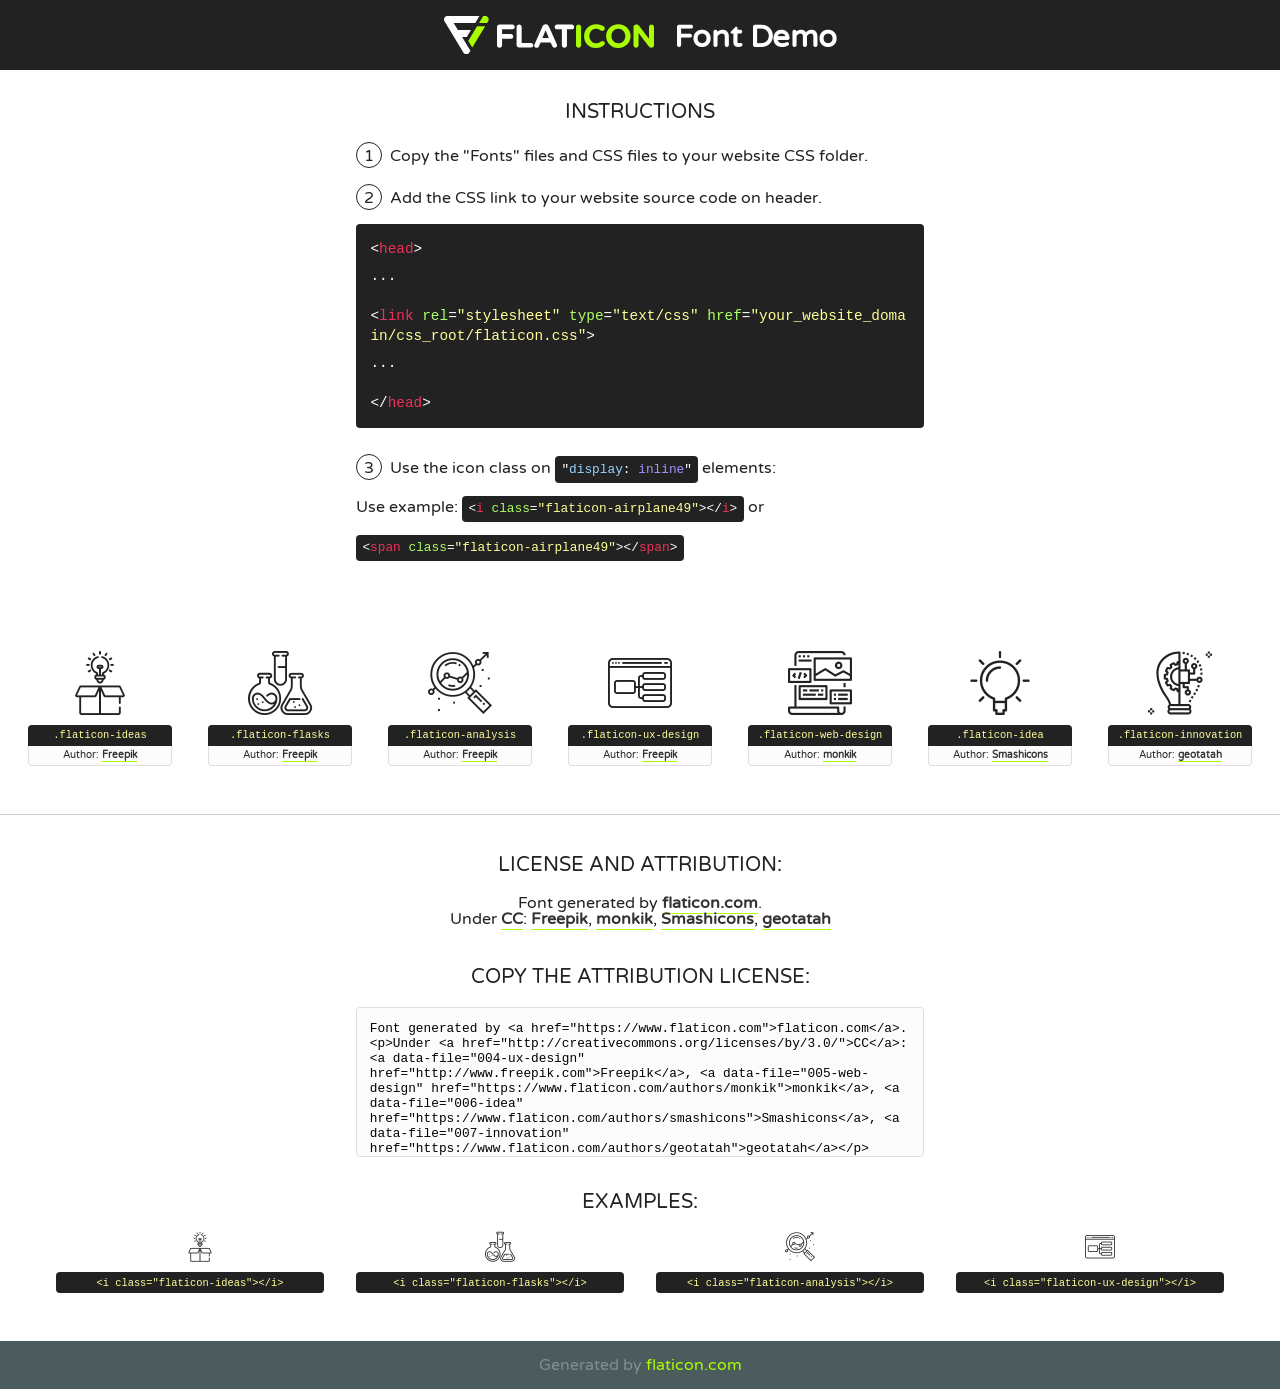
<file: fonts/flaticon/font/flaticon.html>
<!DOCTYPE html>
<!--
  Flaticon icon font: Flaticon
  Creation date: 20/03/2019 02:18
-->
<html>
<!DOCTYPE html>
<html>

<head>
    <title>Flaticon WebFont</title>
    <link href="http://fonts.googleapis.com/css?family=Varela+Round" rel="stylesheet" type="text/css" />
    <link rel="stylesheet" type="text/css" href="flaticon.css">
    <meta charset="UTF-8">
    <style>
    html, body, div, span, applet, object, iframe,
    h1, h2, h3, h4, h5, h6, p, blockquote, pre,
    a, abbr, acronym, address, big, cite, code,
    del, dfn, em, img, ins, kbd, q, s, samp,
    small, strike, strong, sub, sup, tt, var,
    b, u, i, center,
    dl, dt, dd, ol, ul, li,
    fieldset, form, label, legend,
    table, caption, tbody, tfoot, thead, tr, th, td,
    article, aside, canvas, details, embed, 
    figure, figcaption, footer, header, hgroup, 
    menu, nav, output, ruby, section, summary,
    time, mark, audio, video {
        margin: 0;
        padding: 0;
        border: 0;
        font-size: 100%;
        font: inherit;
        vertical-align: baseline;
    }
    /* HTML5 display-role reset for older browsers */
    article, aside, details, figcaption, figure, 
    footer, header, hgroup, menu, nav, section {
        display: block;
    }
    body {
        line-height: 1;
    }
    ol, ul {
        list-style: none;
    }
    blockquote, q {
        quotes: none;
    }
    blockquote:before, blockquote:after,
    q:before, q:after {
        content: '';
        content: none;
    }
    table {
        border-collapse: collapse;
        border-spacing: 0;
    }
    body {
        font-family: 'Varela Round', Helvetica, Arial, sans-serif;
        font-size: 16px;
        color: #222;
    }
    a {
        color: #333;
        border-bottom: 1px solid #a9fd00;
        font-weight: bold;
        text-decoration: none;
    }
    * {
        -moz-box-sizing: border-box;
        -webkit-box-sizing: border-box;
        box-sizing: border-box;
        margin: 0;
        padding: 0;
    }
    [class^="flaticon-"]:before, [class*=" flaticon-"]:before, [class^="flaticon-"]:after, [class*=" flaticon-"]:after {
        font-family: Flaticon;
        font-size: 30px;
        font-style: normal;
        margin-left: 20px;
        color: #333;
    }
    .wrapper {
        max-width: 600px;
        margin: auto;
        padding: 0 1em;
    }
    .title {
        font-size: 1.25em;
        text-align: center;
        margin-bottom: 1em;
        text-transform: uppercase;
    }
    header {
        text-align: center;
        background-color: #222;
        color: #fff;
        padding: 1em;
    }
    header .logo {
        width: 210px;
        height: 38px;
        display: inline-block;
        vertical-align: middle;
        margin-right: 1em;
        border: none;
    }
    header strong {
        font-size: 1.95em;
        font-weight: bold;
        vertical-align: middle;
        margin-top: 5px;
        display: inline-block;
    }
    .demo {
        margin: 2em auto;
        line-height: 1.25em;
    }
    .demo ul li {
        margin-bottom: 1em;
    }
    .demo ul li .num {
        color: #222;
        border-radius: 20px;
        display: inline-block;
        width: 26px;
        padding: 3px;
        height: 26px;
        text-align: center;
        margin-right: 0.5em;
        border: 1px solid #222;
    }
    .demo ul li code {
        background-color: #222;
        border-radius: 4px;
        padding: 0.25em 0.5em;
        display: inline-block;
        color: #fff;
        font-family: Consolas,Monaco,Lucida Console,Liberation Mono,DejaVu Sans Mono,Bitstream Vera Sans Mono,Courier New, monospace;
        font-weight: lighter;
        margin-top: 1em;
        font-size: 0.8em;
        word-break: break-all;
    }
    .demo ul li code.big {
        padding: 1em;
        font-size: 0.9em;
    }
    .demo ul li code .red {
        color: #EF3159;
    }
    .demo ul li code .green {
        color: #ACFF65;
    }
    .demo ul li code .yellow {
        color: #FFFF99;
    }
    .demo ul li code .blue {
        color: #99D3FF;
    }
    .demo ul li code .purple {
        color: #A295FF;
    }
    .demo ul li code .dots {
        margin-top: 0.5em;
        display: block;
    }
    #glyphs {
        border-bottom: 1px solid #ccc;
        padding: 2em 0;
        text-align: center;
    }
    .glyph {
        display: inline-block;
        width: 9em;
        margin: 1em;
        text-align: center;
        vertical-align: top;
        background: #FFF;
    }
    .glyph .glyph-icon {
        padding: 10px;
        display: block;
        font-family:"Flaticon";
        font-size: 64px;
        line-height: 1;
    }
    .glyph .glyph-icon:before {
        font-size: 64px;
        color: #222;
        margin-left: 0;
    }
    .class-name {
        font-size: 0.65em;
        background-color: #222;
        color: #fff;
        border-radius: 4px 4px 0 0;
        padding: 0.5em;
        color: #FFFF99;
        font-family: Consolas,Monaco,Lucida Console,Liberation Mono,DejaVu Sans Mono,Bitstream Vera Sans Mono,Courier New, monospace;
    }
    .author-name {
        font-size: 0.6em;
        background-color: #fcfcfd;
        border: 1px solid #DEDEE4;
        border-top: 0;
        border-radius: 0 0 4px 4px;
        padding: 0.5em;
    }
    .class-name:last-child {
        font-size: 10px;
        color:#888;
    }
    .class-name:last-child a {
        font-size: 10px;
        color:#555;
    }
    .class-name:last-child a:hover {
        color:#a9fd00;
    }
    .glyph > input {
        display: block;
        width: 100px;
        margin: 5px auto;
        text-align: center;
        font-size: 12px;
        cursor: text;
    }
    .glyph > input.icon-input {
        font-family:"Flaticon";
        font-size: 16px;
        margin-bottom: 10px;
    }
    .attribution .title {
        margin-top: 2em;
    }
    .attribution textarea {
        background-color: #fcfcfd;
        padding: 1em;
        border: none;
        box-shadow: none;
        border: 1px solid #DEDEE4;
        border-radius: 4px;
        resize: none;
        width: 100%;
        height: 150px;
        font-size: 0.8em;
        font-family: Consolas,Monaco,Lucida Console,Liberation Mono,DejaVu Sans Mono,Bitstream Vera Sans Mono,Courier New, monospace;
        -webkit-appearance: none;
    }
    .iconsuse {
        margin: 2em auto;
        text-align: center;
        max-width: 1200px;
    }
    .iconsuse:after {
        content: '';
        display: table;
        clear: both;
    }
    .iconsuse .image {
        float: left;
        width: 25%;
        padding: 0 1em;
    }
    .iconsuse .image p {
        margin-bottom: 1em;
    }
    .iconsuse .image span {
        display: block;
        font-size: 0.65em;
        background-color: #222;
        color: #fff;
        border-radius: 4px;
        padding: 0.5em;
        color: #FFFF99;
        margin-top: 1em;
        font-family: Consolas,Monaco,Lucida Console,Liberation Mono,DejaVu Sans Mono,Bitstream Vera Sans Mono,Courier New, monospace;
    }
    #footer {
        text-align: center;
        background-color: #4C5B5C;
        color: #7c9192;
        padding: 1em;
    }
    #footer a {
        border: none;
        color: #a9fd00;
        font-weight: normal;
    }
    @media (max-width: 960px) {
        .iconsuse .image {
            width: 50%;
        }
    }
    @media (max-width: 560px) {
        .iconsuse .image {
            width: 100%;
        }
    }
    </style>
</head>

<body class="characters-off">

    <header>
        <a href="https://www.flaticon.com" target="_blank" class="logo">
            <svg version="1.1" xmlns="http://www.w3.org/2000/svg" xmlns:xlink="http://www.w3.org/1999/xlink" xmlns:a="http://ns.adobe.com/AdobeSVGViewerExtensions/3.0/" viewBox="0 0 560.875 102.036" enable-background="new 0 0 560.875 102.036" xml:space="preserve">
                <defs>
                </defs>
                <g>
                    <g class="letters">
                        <path fill="#ffffff" d="M141.596,29.675c0-3.777,2.985-6.767,6.764-6.767h34.438c3.426,0,6.15,2.728,6.15,6.15
                        c0,3.43-2.724,6.149-6.15,6.149h-27.674v13.091h23.719c3.429,0,6.151,2.724,6.151,6.15c0,3.43-2.723,6.149-6.151,6.149h-23.719
                        v17.574c0,3.773-2.986,6.761-6.764,6.761c-3.779,0-6.764-2.989-6.764-6.761V29.675z"></path>
                        <path fill="#ffffff" d="M193.844,29.149c0-3.781,2.985-6.767,6.764-6.767c3.776,0,6.763,2.985,6.763,6.767v42.957h25.039
                        c3.426,0,6.149,2.726,6.149,6.153c0,3.425-2.723,6.15-6.149,6.15h-31.802c-3.779,0-6.764-2.986-6.764-6.768V29.149z"></path>
                        <path fill="#ffffff" d="M241.891,75.71l21.438-48.407c1.492-3.341,4.215-5.357,7.906-5.357h0.792
                        c3.686,0,6.323,2.017,7.815,5.357l21.439,48.407c0.436,0.967,0.701,1.845,0.701,2.723c0,3.602-2.809,6.501-6.414,6.501
                        c-3.161,0-5.269-1.845-6.499-4.655l-4.132-9.661h-27.059l-4.301,10.102c-1.144,2.631-3.426,4.214-6.237,4.214
                        c-3.517,0-6.24-2.81-6.24-6.325C241.1,77.64,241.451,76.677,241.891,75.71z M279.932,58.666l-8.521-20.297l-8.526,20.297H279.932
                        z"></path>
                        <path fill="#ffffff" d="M314.864,35.387H301.86c-3.429,0-6.239-2.813-6.239-6.238c0-3.429,2.811-6.24,6.239-6.24h39.533
                        c3.426,0,6.237,2.811,6.237,6.24c0,3.425-2.811,6.238-6.237,6.238h-13.001v42.785c0,3.773-2.99,6.761-6.764,6.761
                        c-3.779,0-6.764-2.989-6.764-6.761V35.387z"></path>
                        <path fill="#A9FD00" d="M352.615,29.149c0-3.781,2.985-6.767,6.767-6.767c3.774,0,6.761,2.985,6.761,6.767v49.024
                        c0,3.773-2.987,6.761-6.761,6.761c-3.781,0-6.767-2.989-6.767-6.761V29.149z"></path>
                        <path fill="#A9FD00" d="M374.132,53.836v-0.179c0-17.481,13.178-31.801,32.065-31.801c9.22,0,15.459,2.458,20.557,6.238
                        c1.402,1.054,2.637,2.985,2.637,5.357c0,3.692-2.985,6.59-6.681,6.59c-1.845,0-3.071-0.702-4.044-1.319
                        c-3.776-2.813-7.729-4.393-12.562-4.393c-10.364,0-17.831,8.611-17.831,19.154v0.173c0,10.542,7.291,19.329,17.831,19.329
                        c5.715,0,9.492-1.756,13.359-4.834c1.049-0.874,2.458-1.491,4.039-1.491c3.429,0,6.325,2.813,6.325,6.236
                        c0,2.106-1.056,3.78-2.282,4.834c-5.539,4.834-12.036,7.733-21.878,7.733C387.572,85.464,374.132,71.493,374.132,53.836z"></path>
                        <path fill="#A9FD00" d="M433.009,53.836v-0.179c0-17.481,13.79-31.801,32.766-31.801c18.981,0,32.592,14.143,32.592,31.628v0.173
                        c0,17.483-13.785,31.807-32.769,31.807C446.625,85.464,433.009,71.32,433.009,53.836z M484.224,53.836v-0.179
                        c0-10.539-7.725-19.326-18.626-19.326c-10.893,0-18.449,8.611-18.449,19.154v0.173c0,10.542,7.73,19.329,18.626,19.329
                        C476.676,72.986,484.224,64.378,484.224,53.836z"></path>
                        <path fill="#A9FD00" d="M506.233,29.321c0-3.774,2.99-6.763,6.767-6.763h1.401c3.252,0,5.183,1.583,7.029,3.953l26.093,34.265
                        V29.059c0-3.692,2.99-6.677,6.681-6.677c3.683,0,6.671,2.985,6.671,6.677v48.934c0,3.78-2.987,6.765-6.764,6.765h-0.436
                        c-3.257,0-5.188-1.581-7.034-3.953l-27.056-35.492v32.944c0,3.687-2.985,6.676-6.678,6.676c-3.683,0-6.673-2.989-6.673-6.676
                        V29.321z"></path>
                    </g>
                    <g class="insignia">
                        <path fill="#ffffff" d="M48.372,56.137h12.517l11.156-18.537H37.186L25.688,18.539h57.825L94.668,0H9.271
                        C5.925,0,2.842,1.801,1.198,4.716c-1.644,2.907-1.593,6.482,0.134,9.343l50.38,83.501c1.678,2.781,4.689,4.476,7.938,4.476
                        c3.246,0,6.257-1.695,7.935-4.476l2.898-4.804L48.372,56.137z"></path>
                        <g class="i">
                            <path fill="#A9FD00" d="M93.575,18.539h0.031v0.004l21.652,0.004l2.705-4.488c1.727-2.861,1.778-6.436,0.133-9.343
                            C116.454,1.801,113.371,0,110.026,0h-5.294L93.575,18.539z"></path>
                            <polygon fill="#A9FD00" points="88.291,27.356 64.725,66.486 75.519,84.404 109.942,27.356"></polygon>
                        </g>
                    </g>
                </g>
            </svg>
        </a>
        <strong>Font Demo</strong>
    </header>


    <section class="demo wrapper">

        <p class="title">Instructions</p>

        <ul>
            <li>
                <span class="num">1</span>Copy the "Fonts" files and CSS files to your website CSS folder.
            </li>
            <li>
                <span class="num">2</span>Add the CSS link to your website source code on header.
                <code class="big">
                    &lt;<span class="red">head</span>&gt;
                    <br/><span class="dots">...</span>
                    <br/>&lt;<span class="red">link</span> <span class="green">rel</span>=<span class="yellow">"stylesheet"</span> <span class="green">type</span>=<span class="yellow">"text/css"</span> <span class="green">href</span>=<span class="yellow">"your_website_domain/css_root/flaticon.css"</span>&gt;
                    <br/><span class="dots">...</span>
                    <br/>&lt;/<span class="red">head</span>&gt;
                </code>
            </li>

            <li>
                <p>
                    <span class="num">3</span>Use the icon class on <code>"<span class="blue">display</span>:<span class="purple"> inline</span>"</code> elements:
                    <br />
                    Use example: <code>&lt;<span class="red">i</span> <span class="green">class</span>=<span class="yellow">&quot;flaticon-airplane49&quot;</span>&gt;&lt;/<span class="red">i</span>&gt;</code> or <code>&lt;<span class="red">span</span> <span class="green">class</span>=<span class="yellow">&quot;flaticon-airplane49&quot;</span>&gt;&lt;/<span class="red">span</span>&gt;</code>
            </li>
        </ul>

    </section>




   <section id="glyphs">          
    
      
        <div class="glyph"><div class="glyph-icon flaticon-ideas"></div>
            <div class="class-name">.flaticon-ideas</div>
            <div class="author-name">Author: <a data-file="001-ideas" href="http://www.freepik.com">Freepik</a> </div> 
        </div>        
        
        <div class="glyph"><div class="glyph-icon flaticon-flasks"></div>
            <div class="class-name">.flaticon-flasks</div>
            <div class="author-name">Author: <a data-file="002-flasks" href="http://www.freepik.com">Freepik</a> </div> 
        </div>        
        
        <div class="glyph"><div class="glyph-icon flaticon-analysis"></div>
            <div class="class-name">.flaticon-analysis</div>
            <div class="author-name">Author: <a data-file="003-analysis" href="http://www.freepik.com">Freepik</a> </div> 
        </div>        
        
        <div class="glyph"><div class="glyph-icon flaticon-ux-design"></div>
            <div class="class-name">.flaticon-ux-design</div>
            <div class="author-name">Author: <a data-file="004-ux-design" href="http://www.freepik.com">Freepik</a> </div> 
        </div>        
        
        <div class="glyph"><div class="glyph-icon flaticon-web-design"></div>
            <div class="class-name">.flaticon-web-design</div>
            <div class="author-name">Author: <a data-file="005-web-design" href="https://www.flaticon.com/authors/monkik">monkik</a> </div> 
        </div>        
        
        <div class="glyph"><div class="glyph-icon flaticon-idea"></div>
            <div class="class-name">.flaticon-idea</div>
            <div class="author-name">Author: <a data-file="006-idea" href="https://www.flaticon.com/authors/smashicons">Smashicons</a> </div> 
        </div>        
        
        <div class="glyph"><div class="glyph-icon flaticon-innovation"></div>
            <div class="class-name">.flaticon-innovation</div>
            <div class="author-name">Author: <a data-file="007-innovation" href="https://www.flaticon.com/authors/geotatah">geotatah</a> </div> 
        </div>        
        

    </section>



    <section class="attribution wrapper"   style="text-align:center;">

      <div class="title">License and attribution:</div><div class="attrDiv">Font generated by <a href="https://www.flaticon.com">flaticon.com</a>. <div><p>Under <a href="http://creativecommons.org/licenses/by/3.0/">CC</a>: <a data-file="004-ux-design" href="http://www.freepik.com">Freepik</a>, <a data-file="005-web-design" href="https://www.flaticon.com/authors/monkik">monkik</a>, <a data-file="006-idea" href="https://www.flaticon.com/authors/smashicons">Smashicons</a>, <a data-file="007-innovation" href="https://www.flaticon.com/authors/geotatah">geotatah</a></p>  </div>
      </div>
      <div class="title">Copy the Attribution License:</div>

    <textarea onclick="this.focus();this.select();">Font generated by &lt;a href=&quot;https://www.flaticon.com&quot;&gt;flaticon.com&lt;/a&gt;. <p>Under <a href="http://creativecommons.org/licenses/by/3.0/">CC</a>: <a data-file="004-ux-design" href="http://www.freepik.com">Freepik</a>, <a data-file="005-web-design" href="https://www.flaticon.com/authors/monkik">monkik</a>, <a data-file="006-idea" href="https://www.flaticon.com/authors/smashicons">Smashicons</a>, <a data-file="007-innovation" href="https://www.flaticon.com/authors/geotatah">geotatah</a></p>  
     </textarea>

    </section>

    <section class="iconsuse">

          <div class="title">Examples:</div>            
             
            <div class="image">
                <p>
                    <i class="glyph-icon flaticon-ideas"></i> 
                    <span>&lt;i class=&quot;flaticon-ideas&quot;&gt;&lt;/i&gt;</span>
                </p>
            </div>
            
            <div class="image">
                <p>
                    <i class="glyph-icon flaticon-flasks"></i> 
                    <span>&lt;i class=&quot;flaticon-flasks&quot;&gt;&lt;/i&gt;</span>
                </p>
            </div>
            
            <div class="image">
                <p>
                    <i class="glyph-icon flaticon-analysis"></i> 
                    <span>&lt;i class=&quot;flaticon-analysis&quot;&gt;&lt;/i&gt;</span>
                </p>
            </div>
            
            <div class="image">
                <p>
                    <i class="glyph-icon flaticon-ux-design"></i> 
                    <span>&lt;i class=&quot;flaticon-ux-design&quot;&gt;&lt;/i&gt;</span>
                </p>
            </div>
                       
        </div>
                            
    </section>

<div id="footer">
    <div>Generated by <a href="https://www.flaticon.com">flaticon.com</a>
    </div>
</div>



</body>
</html>
</file>
<file: public/assets/site.css>
/* ==========================================================================
   Sufyan Abdul Ghani — site styles
   Light theme by default, dark theme via [data-theme="dark"] or system pref.
   ========================================================================== */

:root {
  --bg: #F7F7F4;
  --bg-alt: #EFEFEA;
  --surface: #FFFFFF;
  --surface-2: #FAFAF8;
  --ink: #0D1424;
  --ink-2: #2A3347;
  --muted: #5A6377;
  --dim: #626A80;
  --line: #E3E4DF;
  --line-strong: #D2D4CD;

  --brand: #2F4BE0;
  --brand-ink: #1E35B8;
  --brand-soft: #E9EDFF;
  --teal: #0A7466;
  --teal-soft: #E1F4F0;
  --amber: #965A00;
  --amber-soft: #FFF2DC;
  --rose: #B02A5E;
  --rose-soft: #FCE8EF;
  --violet: #6C4CD6;
  --violet-soft: #EFEAFD;
  --sky: #08668F;
  --sky-soft: #E0F2FA;

  --shadow-sm: 0 1px 2px rgba(13, 20, 36, .05), 0 1px 1px rgba(13, 20, 36, .03);
  --shadow-md: 0 1px 2px rgba(13, 20, 36, .04), 0 8px 24px -8px rgba(13, 20, 36, .12);
  --shadow-lg: 0 2px 4px rgba(13, 20, 36, .04), 0 24px 60px -18px rgba(13, 20, 36, .22);

  --display: 'Sora', system-ui, sans-serif;
  --body: 'Inter', system-ui, -apple-system, 'Segoe UI', sans-serif;
  --mono: 'JetBrains Mono', ui-monospace, 'SFMono-Regular', Menlo, monospace;

  --radius: 14px;
  --radius-lg: 20px;
  --ease: cubic-bezier(.22, .8, .3, 1);
  --header-h: 68px;
  color-scheme: light;
}

@media (prefers-color-scheme: dark) {
  :root:not([data-theme="light"]) {
    --bg: #0A0E19; --bg-alt: #0E1322; --surface: #121829; --surface-2: #161D31;
    --ink: #EDF0F8; --ink-2: #C9CFDF; --muted: #98A1B8; --dim: #8891A8;
    --line: #222A40; --line-strong: #2E3752;
    --brand: #7C8FFF; --brand-ink: #A3B1FF; --brand-soft: rgba(124, 143, 255, .12);
    --teal: #3ED3BC; --teal-soft: rgba(62, 211, 188, .12);
    --amber: #F5B451; --amber-soft: rgba(245, 180, 81, .12);
    --rose: #FF7BA6; --rose-soft: rgba(255, 123, 166, .12);
    --violet: #A88DFF; --violet-soft: rgba(168, 141, 255, .12);
    --sky: #5CC8F5; --sky-soft: rgba(92, 200, 245, .12);
    --shadow-sm: 0 1px 2px rgba(0, 0, 0, .3);
    --shadow-md: 0 1px 2px rgba(0, 0, 0, .3), 0 10px 30px -10px rgba(0, 0, 0, .5);
    --shadow-lg: 0 2px 4px rgba(0, 0, 0, .3), 0 30px 70px -20px rgba(0, 0, 0, .7);
    color-scheme: dark;
  }
}
:root[data-theme="dark"] {
  --bg: #0A0E19; --bg-alt: #0E1322; --surface: #121829; --surface-2: #161D31;
  --ink: #EDF0F8; --ink-2: #C9CFDF; --muted: #98A1B8; --dim: #8891A8;
  --line: #222A40; --line-strong: #2E3752;
  --brand: #7C8FFF; --brand-ink: #A3B1FF; --brand-soft: rgba(124, 143, 255, .12);
  --teal: #3ED3BC; --teal-soft: rgba(62, 211, 188, .12);
  --amber: #F5B451; --amber-soft: rgba(245, 180, 81, .12);
  --rose: #FF7BA6; --rose-soft: rgba(255, 123, 166, .12);
  --violet: #A88DFF; --violet-soft: rgba(168, 141, 255, .12);
  --sky: #5CC8F5; --sky-soft: rgba(92, 200, 245, .12);
  --shadow-sm: 0 1px 2px rgba(0, 0, 0, .3);
  --shadow-md: 0 1px 2px rgba(0, 0, 0, .3), 0 10px 30px -10px rgba(0, 0, 0, .5);
  --shadow-lg: 0 2px 4px rgba(0, 0, 0, .3), 0 30px 70px -20px rgba(0, 0, 0, .7);
  color-scheme: dark;
}

/* ---------- base ---------- */
*, *::before, *::after { box-sizing: border-box; }
html { scroll-behavior: smooth; scroll-padding-top: calc(var(--header-h) + 16px); -webkit-text-size-adjust: 100%; }
body {
  margin: 0; background: var(--bg); color: var(--ink);
  font-family: var(--body); font-size: 16.5px; line-height: 1.65;
  -webkit-font-smoothing: antialiased; -moz-osx-font-smoothing: grayscale;
  overflow-x: hidden;
  transition: background-color .4s var(--ease), color .4s var(--ease);
}
img, svg { display: block; max-width: 100%; }
a { color: inherit; }
button, input, select, textarea { font: inherit; color: inherit; }
:focus-visible { outline: 2px solid var(--brand); outline-offset: 3px; border-radius: 6px; }
::selection { background: var(--brand); color: #fff; }

.wrap { max-width: 1180px; margin: 0 auto; padding: 0 24px; }
.sr-only { position: absolute; width: 1px; height: 1px; padding: 0; margin: -1px; overflow: hidden; clip: rect(0 0 0 0); white-space: nowrap; border: 0; }
.skip { position: absolute; left: 16px; top: -60px; z-index: 100; background: var(--ink); color: var(--bg); padding: 10px 16px; border-radius: 8px; text-decoration: none; transition: top .2s; }
.skip:focus { top: 12px; }

/* subtle paper grid behind hero */
.grid-bg {
  position: absolute; inset: 0; pointer-events: none; z-index: 0;
  background-image:
    linear-gradient(to right, var(--line) 1px, transparent 1px),
    linear-gradient(to bottom, var(--line) 1px, transparent 1px);
  background-size: 56px 56px;
  mask-image: radial-gradient(ellipse 80% 60% at 50% 0%, #000 30%, transparent 75%);
  -webkit-mask-image: radial-gradient(ellipse 80% 60% at 50% 0%, #000 30%, transparent 75%);
  opacity: .55;
}

/* ---------- reveal motion ---------- */
.rv { opacity: 0; transform: translateY(18px); transition: opacity .8s var(--ease), transform .8s var(--ease); }
.rv.in { opacity: 1; transform: none; }
.no-js .rv { opacity: 1; transform: none; }

@media (prefers-reduced-motion: reduce) {
  html { scroll-behavior: auto; }
  .rv { opacity: 1 !important; transform: none !important; transition: none !important; }
  *, *::before, *::after { animation-duration: .001ms !important; animation-iteration-count: 1 !important; transition-duration: .001ms !important; }
}

/* ---------- progress bar ---------- */
.progress { position: fixed; top: 0; left: 0; right: 0; height: 2px; z-index: 60; transform-origin: 0 50%; transform: scaleX(0); background: linear-gradient(90deg, var(--brand), var(--teal)); }

/* ---------- header ---------- */
.bar {
  position: sticky; top: 0; z-index: 50; height: var(--header-h);
  background: color-mix(in srgb, var(--bg) 78%, transparent);
  backdrop-filter: saturate(160%) blur(14px); -webkit-backdrop-filter: saturate(160%) blur(14px);
  border-bottom: 1px solid transparent;
  transition: border-color .3s, background-color .3s;
}
.bar.scrolled { border-bottom-color: var(--line); }
.bar .wrap { height: 100%; display: flex; align-items: center; justify-content: space-between; gap: 20px; }
.logo { display: inline-flex; align-items: center; gap: 11px; text-decoration: none; }
.logo-mark {
  width: 34px; height: 34px; border-radius: 10px; display: grid; place-items: center;
  background: var(--ink); color: var(--bg);
  font-family: var(--display); font-weight: 700; font-size: 13px; letter-spacing: -.02em;
}
.logo-text { display: flex; flex-direction: column; line-height: 1.15; }
.logo-text b { font-family: var(--display); font-weight: 600; font-size: 15px; letter-spacing: -.01em; }
.logo-text span { font-size: 12px; color: var(--muted); }

.nav { display: flex; align-items: center; gap: 4px; }
.nav a {
  position: relative; padding: 8px 12px; border-radius: 8px; text-decoration: none;
  font-size: 14px; font-weight: 500; color: var(--muted); transition: color .2s, background-color .2s;
}
.nav a:hover { color: var(--ink); background: var(--bg-alt); }
.nav a.active { color: var(--ink); }
.nav a.active::after {
  content: ''; position: absolute; left: 12px; right: 12px; bottom: 3px; height: 2px; border-radius: 2px; background: var(--brand);
}
.bar-actions { display: flex; align-items: center; gap: 10px; }

.icon-btn {
  width: 38px; height: 38px; border-radius: 10px; display: grid; place-items: center; cursor: pointer;
  border: 1px solid var(--line); background: var(--surface); color: var(--ink-2);
  transition: border-color .2s, transform .2s;
}
.icon-btn:hover { border-color: var(--line-strong); }
.icon-btn:active { transform: scale(.95); }
.icon-btn svg { width: 18px; height: 18px; }
.theme-toggle .sun { display: none; }
:root[data-theme="dark"] .theme-toggle .sun { display: block; }
:root[data-theme="dark"] .theme-toggle .moon { display: none; }
@media (prefers-color-scheme: dark) {
  :root:not([data-theme="light"]) .theme-toggle .sun { display: block; }
  :root:not([data-theme="light"]) .theme-toggle .moon { display: none; }
}
.menu-btn { display: none; }

/* ---------- buttons ---------- */
.btn {
  display: inline-flex; align-items: center; justify-content: center; gap: 9px;
  padding: 12px 20px; border-radius: 11px; border: 1px solid transparent;
  font-size: 15px; font-weight: 600; text-decoration: none; cursor: pointer; white-space: nowrap;
  transition: transform .2s var(--ease), box-shadow .25s var(--ease), background-color .2s, border-color .2s, color .2s;
}
.btn svg { width: 16px; height: 16px; transition: transform .25s var(--ease); }
.btn:hover svg { transform: translateX(3px); }
.btn:active { transform: translateY(1px) scale(.99); }
.btn-primary { background: var(--ink); color: var(--bg); box-shadow: var(--shadow-sm); }
.btn-primary:hover { box-shadow: var(--shadow-md); transform: translateY(-1px); }
.btn-ghost { background: var(--surface); color: var(--ink); border-color: var(--line); }
.btn-ghost:hover { border-color: var(--line-strong); transform: translateY(-1px); box-shadow: var(--shadow-sm); }
.btn-sm { padding: 9px 15px; font-size: 14px; border-radius: 10px; }

/* ---------- hero ---------- */
.hero { position: relative; padding: 72px 0 56px; overflow: hidden; }
.hero .wrap { position: relative; z-index: 1; }
.hero-grid { display: grid; grid-template-columns: 1.08fr .92fr; gap: 56px; align-items: center; }
.pill {
  display: inline-flex; align-items: center; gap: 9px; margin: 0 0 24px;
  padding: 6px 13px 6px 10px; border-radius: 100px;
  border: 1px solid var(--line); background: var(--surface); box-shadow: var(--shadow-sm);
  font-size: 13px; font-weight: 500; color: var(--ink-2);
}
.pulse { position: relative; width: 8px; height: 8px; border-radius: 50%; background: var(--teal); flex: none; }
.pulse::after { content: ''; position: absolute; inset: -4px; border-radius: 50%; border: 2px solid var(--teal); opacity: 0; animation: ping 2.2s var(--ease) infinite; }
@keyframes ping { 0% { transform: scale(.5); opacity: .7; } 100% { transform: scale(1.6); opacity: 0; } }

h1 {
  font-family: var(--display); font-weight: 700; letter-spacing: -.04em;
  font-size: clamp(2.3rem, 5vw, 3.85rem); line-height: 1.05; margin: 0 0 24px;
}
h1 .hl { position: relative; white-space: nowrap; color: var(--brand); }
h1 .hl svg { position: absolute; left: 0; right: 0; bottom: -.12em; width: 100%; height: .3em; overflow: visible; }
h1 .hl path { stroke: var(--teal); stroke-width: 3.5; fill: none; stroke-linecap: round; stroke-dasharray: 320; stroke-dashoffset: 320; animation: draw 1.2s .7s var(--ease) forwards; }
@keyframes draw { to { stroke-dashoffset: 0; } }
.lede { font-size: 1.16rem; line-height: 1.65; color: var(--muted); margin: 0 0 34px; max-width: 56ch; }
.lede strong { color: var(--ink); font-weight: 600; }
.hero-cta { display: flex; flex-wrap: wrap; gap: 12px; margin-bottom: 40px; }
.trust { display: flex; flex-wrap: wrap; gap: 10px 22px; font-size: 13.5px; color: var(--muted); }
.trust span { display: inline-flex; align-items: center; gap: 7px; }
.trust svg { width: 15px; height: 15px; color: var(--teal); }

/* ledger console */
.console {
  position: relative; border-radius: var(--radius-lg); background: var(--surface);
  border: 1px solid var(--line); box-shadow: var(--shadow-lg); overflow: hidden;
}
.console-head { display: flex; align-items: center; justify-content: space-between; gap: 12px; padding: 13px 16px; border-bottom: 1px solid var(--line); background: var(--surface-2); }
.dots { display: flex; gap: 6px; }
.dots i { width: 10px; height: 10px; border-radius: 50%; background: var(--line-strong); }
.console-title { font-family: var(--mono); font-size: 11.5px; color: var(--muted); letter-spacing: .02em; }
.live { display: inline-flex; align-items: center; gap: 7px; font-family: var(--mono); font-size: 11px; color: var(--teal); font-weight: 500; }
.console-kpis { display: grid; grid-template-columns: repeat(3, 1fr); border-bottom: 1px solid var(--line); }
.kpi { padding: 14px 16px; border-right: 1px solid var(--line); }
.kpi:last-child { border-right: 0; }
.kpi .k { font-size: 11px; color: var(--dim); font-family: var(--mono); text-transform: uppercase; letter-spacing: .08em; }
.kpi .v { font-family: var(--display); font-weight: 600; font-size: 1.25rem; letter-spacing: -.02em; margin-top: 2px; font-variant-numeric: tabular-nums; }
.kpi .v small { font-size: .7em; color: var(--teal); font-weight: 600; margin-left: 4px; }
.feed { list-style: none; margin: 0; padding: 6px 0; height: 292px; overflow: hidden; position: relative; }
.feed::after { content: ''; position: absolute; left: 0; right: 0; bottom: 0; height: 60px; background: linear-gradient(transparent, var(--surface)); pointer-events: none; }
.feed li {
  display: grid; grid-template-columns: 30px 1fr auto; gap: 12px; align-items: center;
  padding: 10px 16px; font-size: 13.5px; animation: slideIn .6s var(--ease) both;
}
@keyframes slideIn { from { opacity: 0; transform: translateY(-12px); } to { opacity: 1; transform: none; } }
.feed .ico { width: 30px; height: 30px; border-radius: 9px; display: grid; place-items: center; }
.feed .ico svg { width: 15px; height: 15px; }
.feed .t b { display: block; font-weight: 600; font-size: 13.5px; color: var(--ink); line-height: 1.35; }
.feed .t span { font-size: 12px; color: var(--dim); font-family: var(--mono); }
.tag { font-family: var(--mono); font-size: 10.5px; font-weight: 600; letter-spacing: .04em; padding: 3px 8px; border-radius: 6px; white-space: nowrap; }
.c-teal { background: var(--teal-soft); color: var(--teal); }
.c-brand { background: var(--brand-soft); color: var(--brand); }
.c-amber { background: var(--amber-soft); color: var(--amber); }
.c-rose { background: var(--rose-soft); color: var(--rose); }
.c-violet { background: var(--violet-soft); color: var(--violet); }
.c-sky { background: var(--sky-soft); color: var(--sky); }

/* ---------- stats ---------- */
.stats { display: grid; grid-template-columns: repeat(4, 1fr); gap: 0; margin-top: 64px; border-top: 1px solid var(--line); }
.stat { padding: 26px 24px 4px 0; }
.stat + .stat { padding-left: 24px; border-left: 1px solid var(--line); }
.stat .n { font-family: var(--display); font-weight: 700; font-size: clamp(2rem, 3.6vw, 2.75rem); line-height: 1; letter-spacing: -.04em; font-variant-numeric: tabular-nums; }
.stat .l { margin-top: 8px; font-size: 14px; color: var(--muted); line-height: 1.45; }

/* ---------- client strip ---------- */
.clients { padding: 28px 0 8px; }
.clients-label { font-size: 12.5px; font-family: var(--mono); letter-spacing: .1em; text-transform: uppercase; color: var(--dim); margin-bottom: 16px; }
.clients-row { display: grid; grid-template-columns: repeat(5, 1fr); border: 1px solid var(--line); border-radius: var(--radius); background: var(--surface); overflow: hidden; }
.client { padding: 18px 18px; border-right: 1px solid var(--line); transition: background-color .25s; }
.client:last-child { border-right: 0; }
.client:hover { background: var(--surface-2); }
.client b { display: block; font-family: var(--display); font-weight: 600; font-size: 15px; letter-spacing: -.01em; }
.client span { display: block; font-size: 12.5px; color: var(--muted); line-height: 1.45; margin-top: 3px; }
.client em { display: block; font-style: normal; font-family: var(--mono); font-size: 10.5px; letter-spacing: .06em; text-transform: uppercase; color: var(--dim); margin-top: 8px; }

/* ---------- sections ---------- */
section { padding: 104px 0; position: relative; }
section.alt { background: var(--bg-alt); }
.sec-head { display: flex; justify-content: space-between; align-items: flex-end; gap: 32px; margin-bottom: 48px; flex-wrap: wrap; }
.eyebrow { display: inline-flex; align-items: center; gap: 8px; font-family: var(--mono); font-size: 12px; font-weight: 500; letter-spacing: .12em; text-transform: uppercase; color: var(--brand); margin: 0 0 14px; }
.eyebrow::before { content: ''; width: 18px; height: 1.5px; background: currentColor; }
h2 { font-family: var(--display); font-weight: 700; letter-spacing: -.035em; font-size: clamp(1.85rem, 3.8vw, 2.75rem); line-height: 1.1; margin: 0 0 14px; max-width: 22ch; }
.sec-intro { color: var(--muted); max-width: 58ch; margin: 0; font-size: 1.06rem; }
h3 { font-family: var(--display); letter-spacing: -.02em; }

/* ---------- product filters ---------- */
.filters { display: flex; flex-wrap: wrap; gap: 8px; }
.chip {
  padding: 8px 14px; border-radius: 100px; border: 1px solid var(--line); background: var(--surface);
  font-size: 13.5px; font-weight: 500; color: var(--muted); cursor: pointer;
  transition: color .2s, border-color .2s, background-color .2s;
}
.chip:hover { color: var(--ink); border-color: var(--line-strong); }
.chip[aria-pressed="true"] { background: var(--ink); color: var(--bg); border-color: var(--ink); }
.chip .count { opacity: .55; margin-left: 4px; font-variant-numeric: tabular-nums; }

/* ---------- product cards ---------- */
.products { display: grid; grid-template-columns: repeat(3, 1fr); gap: 20px; }
.product {
  --spot-x: 50%; --spot-y: 0%;
  position: relative; display: flex; flex-direction: column; text-align: left;
  border: 1px solid var(--line); border-radius: var(--radius-lg); background: var(--surface);
  padding: 0; cursor: pointer; overflow: hidden; box-shadow: var(--shadow-sm);
  transition: transform .45s var(--ease), box-shadow .45s var(--ease), border-color .3s, opacity .35s var(--ease);
}
.product::before {
  content: ''; position: absolute; inset: 0; pointer-events: none; opacity: 0; transition: opacity .35s; z-index: 0;
  background: radial-gradient(420px circle at var(--spot-x) var(--spot-y), color-mix(in srgb, var(--accent) 10%, transparent), transparent 55%);
}
.product:hover { transform: translateY(-5px); box-shadow: var(--shadow-lg); border-color: color-mix(in srgb, var(--accent) 35%, var(--line)); }
.product:hover::before { opacity: 1; }
.product.hide { display: none; }
.product.fade { opacity: 0; transform: scale(.97); }
.product > * { position: relative; z-index: 1; }
.p-visual { height: 176px; border-bottom: 1px solid var(--line); background: var(--surface-2); padding: 18px; overflow: hidden; position: relative; }
.p-body { padding: 22px 22px 20px; display: flex; flex-direction: column; flex: 1; }
.p-top { display: flex; justify-content: space-between; align-items: center; gap: 10px; margin-bottom: 10px; }
.p-cat { font-family: var(--mono); font-size: 11px; letter-spacing: .08em; text-transform: uppercase; color: var(--accent); font-weight: 500; }
.status { display: inline-flex; align-items: center; gap: 6px; font-size: 11.5px; font-weight: 500; color: var(--muted); }
.status i { width: 6px; height: 6px; border-radius: 50%; background: var(--teal); }
.status.build i { background: var(--amber); }
.status.early i { background: var(--dim); }
.product h3 { font-size: 1.3rem; font-weight: 600; margin: 0 0 6px; }
.product .tagline { margin: 0 0 18px; color: var(--muted); font-size: 15px; line-height: 1.55; }
.p-foot { margin-top: auto; display: flex; justify-content: space-between; align-items: center; gap: 12px; padding-top: 16px; border-top: 1px solid var(--line); }
.p-stack { font-family: var(--mono); font-size: 11.5px; color: var(--dim); white-space: nowrap; overflow: hidden; text-overflow: ellipsis; }
.p-more { display: inline-flex; align-items: center; gap: 6px; font-size: 13.5px; font-weight: 600; color: var(--ink); white-space: nowrap; }
.p-more svg { width: 14px; height: 14px; transition: transform .3s var(--ease); }
.product:hover .p-more svg { transform: translateX(4px); }
.p-details { display: none; }

/* product visuals */
.viz-line { width: 100%; height: 100%; }
.viz-line .area { fill: color-mix(in srgb, var(--accent) 14%, transparent); }
.viz-line .ln { fill: none; stroke: var(--accent); stroke-width: 2; stroke-linejoin: round; stroke-linecap: round; stroke-dasharray: 600; stroke-dashoffset: 600; }
.product.in-view .viz-line .ln { animation: draw 1.6s .2s var(--ease) forwards; }
.viz-line .grid { stroke: var(--line); stroke-width: 1; }
.viz-alert { position: absolute; right: 16px; top: 16px; display: inline-flex; align-items: center; gap: 6px; padding: 5px 9px; border-radius: 8px; background: var(--surface); border: 1px solid var(--line); box-shadow: var(--shadow-sm); font-size: 11.5px; font-weight: 500; }
.viz-alert i { width: 6px; height: 6px; border-radius: 50%; background: var(--rose); animation: blink 1.6s infinite; }
@keyframes blink { 50% { opacity: .25; } }

.viz-rows { display: flex; flex-direction: column; gap: 8px; }
.viz-row { display: grid; grid-template-columns: 1fr auto; gap: 10px; align-items: center; padding: 8px 10px; border-radius: 9px; background: var(--surface); border: 1px solid var(--line); font-size: 12px; }
.viz-row span { color: var(--ink-2); white-space: nowrap; overflow: hidden; text-overflow: ellipsis; }
.viz-row .bar-track { grid-column: 1 / -1; height: 4px; border-radius: 4px; background: var(--bg-alt); overflow: hidden; }
.viz-row .bar-fill { height: 100%; border-radius: 4px; background: var(--accent); transform-origin: 0 50%; transform: scaleX(0); transition: transform 1.2s var(--ease); }
.product.in-view .viz-row .bar-fill { transform: scaleX(var(--w, .5)); }

.viz-match { display: grid; grid-template-columns: 1fr 44px 1fr; align-items: center; height: 100%; }
.viz-col { display: flex; flex-direction: column; gap: 7px; }
.viz-col div { height: 22px; border-radius: 6px; background: var(--surface); border: 1px solid var(--line); font-family: var(--mono); font-size: 10.5px; color: var(--muted); display: flex; align-items: center; padding: 0 8px; white-space: nowrap; overflow: hidden; }
.viz-col div.ok { border-color: color-mix(in srgb, var(--teal) 45%, var(--line)); color: var(--teal); }
.viz-col div.brk { border-color: color-mix(in srgb, var(--rose) 45%, var(--line)); color: var(--rose); }
.viz-match svg { width: 44px; height: 140px; }
.viz-match path { fill: none; stroke: var(--teal); stroke-width: 1.5; stroke-dasharray: 60; stroke-dashoffset: 60; }
.viz-match path.brk { stroke: var(--rose); stroke-dasharray: 3 4; }
.product.in-view .viz-match path { animation: draw 1s var(--ease) forwards; }
.product.in-view .viz-match path:nth-child(2) { animation-delay: .15s; }
.product.in-view .viz-match path:nth-child(3) { animation-delay: .3s; }
.product.in-view .viz-match path:nth-child(4) { animation-delay: .45s; }
.product.in-view .viz-match path.brk { animation: none; stroke-dashoffset: 0; }

.viz-doc { display: grid; grid-template-columns: 92px 1fr; gap: 14px; height: 100%; }
.doc-page { border-radius: 8px; background: var(--surface); border: 1px solid var(--line); padding: 10px 9px; display: flex; flex-direction: column; gap: 5px; position: relative; overflow: hidden; }
.doc-page i { height: 4px; border-radius: 2px; background: var(--line); }
.doc-page i:nth-child(3n) { width: 70%; }
.doc-page i.hit { background: var(--rose); opacity: .7; }
.doc-page::after { content: ''; position: absolute; left: 0; right: 0; height: 26px; top: -26px; background: linear-gradient(transparent, color-mix(in srgb, var(--accent) 25%, transparent)); border-bottom: 1.5px solid var(--accent); }
.product.in-view .doc-page::after { animation: scan 2.8s 0.4s var(--ease) infinite; }
@keyframes scan { 0% { top: -26px; } 70%, 100% { top: 100%; } }
.doc-checks { display: flex; flex-direction: column; gap: 7px; justify-content: center; font-size: 11.5px; }
.doc-checks div { display: flex; align-items: center; gap: 8px; padding: 6px 9px; border-radius: 8px; background: var(--surface); border: 1px solid var(--line); white-space: nowrap; overflow: hidden; }
.doc-checks b { font-family: var(--mono); font-size: 10px; font-weight: 600; }

.viz-decide { display: flex; flex-direction: column; gap: 8px; }
.viz-decide div { display: flex; justify-content: space-between; align-items: center; gap: 10px; padding: 8px 10px; border-radius: 9px; background: var(--surface); border: 1px solid var(--line); font-size: 12px; opacity: 0; transform: translateX(-8px); transition: opacity .6s var(--ease), transform .6s var(--ease); }
.product.in-view .viz-decide div { opacity: 1; transform: none; }
.product.in-view .viz-decide div:nth-child(2) { transition-delay: .12s; }
.product.in-view .viz-decide div:nth-child(3) { transition-delay: .24s; }
.product.in-view .viz-decide div:nth-child(4) { transition-delay: .36s; }

/* ---------- modal ---------- */
dialog.sheet {
  width: min(860px, calc(100vw - 32px)); max-height: calc(100vh - 48px); padding: 0;
  border: 1px solid var(--line); border-radius: 22px; background: var(--surface); color: var(--ink);
  box-shadow: var(--shadow-lg); overflow: hidden;
}
dialog.sheet[open] { animation: sheetIn .45s var(--ease); }
dialog.sheet::backdrop { background: rgba(10, 14, 25, .45); backdrop-filter: blur(4px); -webkit-backdrop-filter: blur(4px); animation: fadeIn .3s ease; }
@keyframes sheetIn { from { opacity: 0; transform: translateY(18px) scale(.98); } to { opacity: 1; transform: none; } }
@keyframes fadeIn { from { opacity: 0; } to { opacity: 1; } }
.sheet-inner { max-height: calc(100vh - 50px); overflow-y: auto; overscroll-behavior: contain; }
.sheet-head { position: sticky; top: 0; z-index: 2; display: flex; justify-content: space-between; align-items: flex-start; gap: 16px; padding: 26px 30px 20px; background: var(--surface); border-bottom: 1px solid var(--line); }
.sheet-head h3 { font-size: 1.7rem; margin: 6px 0 4px; font-weight: 700; }
.sheet-head p { margin: 0; color: var(--muted); }
.sheet-body { padding: 26px 30px 30px; }
.d-grid { display: grid; grid-template-columns: 1fr 1fr; gap: 16px; margin-bottom: 24px; }
.d-card { border: 1px solid var(--line); border-radius: var(--radius); padding: 18px 20px; background: var(--surface-2); }
.d-card h4 { margin: 0 0 8px; font-family: var(--mono); font-size: 11px; font-weight: 600; letter-spacing: .1em; text-transform: uppercase; color: var(--dim); }
.d-card p { margin: 0; font-size: 15px; color: var(--ink-2); }
.d-section h4 { font-family: var(--display); font-size: 1.02rem; margin: 0 0 12px; }
.d-list { list-style: none; padding: 0; margin: 0 0 24px; display: grid; grid-template-columns: 1fr 1fr; gap: 10px 20px; }
.d-list li { position: relative; padding-left: 24px; font-size: 15px; color: var(--ink-2); line-height: 1.5; }
.d-list li::before { content: ''; position: absolute; left: 0; top: 5px; width: 14px; height: 14px; border-radius: 4px; background: var(--brand-soft); border: 1px solid color-mix(in srgb, var(--brand) 40%, transparent); }
.d-list li::after { content: ''; position: absolute; left: 4px; top: 8px; width: 6px; height: 4px; border-left: 1.5px solid var(--brand); border-bottom: 1.5px solid var(--brand); transform: rotate(-45deg); }
.d-ai { border-left: 3px solid var(--brand); background: var(--brand-soft); border-radius: 0 12px 12px 0; padding: 14px 18px; margin: 0 0 24px; font-size: 15px; color: var(--ink-2); }
.d-ai b { color: var(--ink); }
.d-stack { display: flex; flex-wrap: wrap; gap: 7px; margin-bottom: 26px; }
.d-stack span { font-family: var(--mono); font-size: 12px; padding: 5px 11px; border-radius: 8px; border: 1px solid var(--line); background: var(--surface-2); color: var(--ink-2); }
.d-actions { display: flex; flex-wrap: wrap; gap: 10px; padding-top: 22px; border-top: 1px solid var(--line); }

/* ---------- case studies ---------- */
.cases { display: grid; grid-template-columns: 300px 1fr; gap: 40px; align-items: start; }
.case-tabs { position: sticky; top: calc(var(--header-h) + 24px); display: flex; flex-direction: column; gap: 6px; }
.case-tab {
  text-align: left; padding: 16px 18px; border-radius: var(--radius); border: 1px solid transparent; background: transparent; cursor: pointer;
  transition: background-color .25s, border-color .25s, box-shadow .25s;
}
.case-tab:hover { background: var(--surface); }
.case-tab[aria-selected="true"] { background: var(--surface); border-color: var(--line); box-shadow: var(--shadow-sm); }
.case-tab b { display: block; font-family: var(--display); font-weight: 600; font-size: 15.5px; letter-spacing: -.01em; }
.case-tab span { display: block; margin-top: 3px; font-size: 13px; color: var(--muted); }
.case-tab[aria-selected="true"] b { color: var(--brand); }
.case-panel { border: 1px solid var(--line); border-radius: var(--radius-lg); background: var(--surface); box-shadow: var(--shadow-md); padding: 34px 36px; }
.case-panel[hidden] { display: none; }
.case-panel.enter { animation: panelIn .5s var(--ease); }
@keyframes panelIn { from { opacity: 0; transform: translateY(10px); } to { opacity: 1; transform: none; } }
.case-panel h3 { font-size: 1.55rem; font-weight: 700; margin: 0 0 6px; }
.case-org { font-size: 14px; color: var(--muted); margin: 0 0 18px; }
.case-stack { display: flex; flex-wrap: wrap; gap: 6px; margin-bottom: 28px; }
.case-stack span { font-family: var(--mono); font-size: 11.5px; padding: 4px 10px; border-radius: 7px; background: var(--bg-alt); color: var(--ink-2); }
.beats { position: relative; margin: 0; padding: 0 0 0 28px; }
.beats::before { content: ''; position: absolute; left: 6px; top: 8px; bottom: 8px; width: 1.5px; background: var(--line); }
.beat { position: relative; margin-bottom: 22px; }
.beat:last-child { margin-bottom: 0; }
.beat::before { content: ''; position: absolute; left: -28px; top: 6px; width: 13px; height: 13px; border-radius: 50%; background: var(--surface); border: 2px solid var(--line-strong); }
.beat dt { font-family: var(--mono); font-size: 11px; font-weight: 600; letter-spacing: .12em; text-transform: uppercase; color: var(--dim); margin-bottom: 4px; }
.beat dd { margin: 0; color: var(--ink-2); }
.beat.result::before { border-color: var(--teal); background: var(--teal); box-shadow: 0 0 0 4px var(--teal-soft); }
.beat.result dt { color: var(--teal); }
.beat.result dd { color: var(--ink); }
.metric-row { display: flex; flex-wrap: wrap; gap: 10px; margin-top: 26px; }
.metric { flex: 1 1 140px; padding: 14px 16px; border-radius: 12px; background: var(--teal-soft); }
.metric b { display: block; font-family: var(--display); font-size: 1.6rem; font-weight: 700; letter-spacing: -.03em; color: var(--teal); line-height: 1.1; }
.metric span { font-size: 13px; color: var(--ink-2); }

/* ---------- principles ---------- */
.principles { display: grid; grid-template-columns: repeat(4, 1fr); gap: 18px; }
.principle { border: 1px solid var(--line); border-radius: var(--radius-lg); background: var(--surface); padding: 26px 22px; transition: transform .4s var(--ease), box-shadow .4s var(--ease); }
.principle:hover { transform: translateY(-4px); box-shadow: var(--shadow-md); }
.principle .ic { width: 42px; height: 42px; border-radius: 12px; display: grid; place-items: center; margin-bottom: 18px; }
.principle .ic svg { width: 20px; height: 20px; }
.principle h3 { font-size: 1.05rem; font-weight: 600; margin: 0 0 8px; }
.principle p { margin: 0; color: var(--muted); font-size: 14.5px; line-height: 1.6; }

/* ---------- services ---------- */
.services { display: grid; grid-template-columns: repeat(3, 1fr); gap: 20px; }
.svc { position: relative; display: flex; flex-direction: column; border: 1px solid var(--line); border-radius: var(--radius-lg); background: var(--surface); padding: 30px 26px; transition: transform .4s var(--ease), box-shadow .4s var(--ease), border-color .3s; }
.svc:hover { transform: translateY(-4px); box-shadow: var(--shadow-lg); }
.svc.featured { border-color: var(--ink); box-shadow: var(--shadow-md); }
.svc .badge { position: absolute; top: -11px; left: 26px; font-size: 11.5px; font-weight: 600; padding: 3px 10px; border-radius: 100px; background: var(--ink); color: var(--bg); }
.svc .num { font-family: var(--mono); font-size: 12px; color: var(--dim); margin-bottom: 16px; }
.svc h3 { font-size: 1.22rem; font-weight: 600; margin: 0 0 10px; }
.svc > p { margin: 0 0 20px; color: var(--muted); font-size: 15px; }
.svc ul { list-style: none; padding: 0; margin: 0 0 24px; display: flex; flex-direction: column; gap: 9px; }
.svc li { display: flex; gap: 10px; font-size: 14.5px; color: var(--ink-2); line-height: 1.5; }
.svc li svg { width: 16px; height: 16px; flex: none; margin-top: 3px; color: var(--teal); }
.svc .terms { margin-top: auto; padding-top: 18px; border-top: 1px solid var(--line); display: flex; justify-content: space-between; align-items: center; gap: 10px; font-size: 13.5px; color: var(--muted); }
.svc .terms b { color: var(--ink); font-weight: 600; }

.process { display: grid; grid-template-columns: repeat(4, 1fr); gap: 0; margin-top: 56px; border: 1px solid var(--line); border-radius: var(--radius-lg); background: var(--surface); overflow: hidden; }
.step { padding: 24px 22px; border-right: 1px solid var(--line); position: relative; }
.step:last-child { border-right: 0; }
.step .sn { display: inline-grid; place-items: center; width: 28px; height: 28px; border-radius: 50%; background: var(--brand-soft); color: var(--brand); font-family: var(--mono); font-size: 12px; font-weight: 600; margin-bottom: 12px; }
.step b { display: block; font-family: var(--display); font-weight: 600; font-size: 15.5px; margin-bottom: 4px; }
.step span { font-size: 14px; color: var(--muted); line-height: 1.5; display: block; }

/* ---------- faq ---------- */
.faq { max-width: 820px; }
.faq details { border-bottom: 1px solid var(--line); }
.faq summary { list-style: none; cursor: pointer; display: flex; justify-content: space-between; align-items: center; gap: 20px; padding: 22px 0; font-family: var(--display); font-weight: 600; font-size: 1.08rem; letter-spacing: -.01em; }
.faq summary::-webkit-details-marker { display: none; }
.faq summary .plus { position: relative; width: 22px; height: 22px; flex: none; border-radius: 50%; border: 1px solid var(--line-strong); transition: transform .35s var(--ease), background-color .25s; }
.faq summary .plus::before, .faq summary .plus::after { content: ''; position: absolute; left: 50%; top: 50%; width: 9px; height: 1.5px; background: var(--ink); transform: translate(-50%, -50%); }
.faq summary .plus::after { transform: translate(-50%, -50%) rotate(90deg); transition: transform .35s var(--ease); }
.faq details[open] summary .plus { transform: rotate(180deg); background: var(--bg-alt); }
.faq details[open] summary .plus::after { transform: translate(-50%, -50%) rotate(0deg); }
.faq .ans { padding: 0 44px 22px 0; color: var(--muted); }
.faq .ans p { margin: 0; }

/* ---------- contact ---------- */
.contact { display: grid; grid-template-columns: .9fr 1.1fr; gap: 56px; align-items: start; }
.contact-side p { color: var(--muted); max-width: 44ch; }
.contact-links { list-style: none; padding: 0; margin: 28px 0 0; border-top: 1px solid var(--line); }
.contact-links li { border-bottom: 1px solid var(--line); }
.contact-links a { display: flex; justify-content: space-between; align-items: center; gap: 14px; padding: 15px 0; text-decoration: none; color: var(--muted); font-size: 14.5px; transition: color .2s, padding-left .3s var(--ease); }
.contact-links a b { color: var(--ink); font-weight: 600; }
.contact-links a:hover { color: var(--brand); padding-left: 6px; }
.form { border: 1px solid var(--line); border-radius: var(--radius-lg); background: var(--surface); box-shadow: var(--shadow-md); padding: 30px; display: grid; grid-template-columns: 1fr 1fr; gap: 16px; }
.field { display: flex; flex-direction: column; gap: 7px; }
.field.full { grid-column: 1 / -1; }
.field label { font-size: 13.5px; font-weight: 600; color: var(--ink-2); }
.field input, .field select, .field textarea {
  width: 100%; padding: 12px 14px; border-radius: 10px; border: 1px solid var(--line-strong); background: var(--surface-2);
  font-size: 15px; transition: border-color .2s, box-shadow .2s, background-color .2s;
}
.field textarea { min-height: 130px; resize: vertical; }
.field input:focus, .field select:focus, .field textarea:focus { outline: none; border-color: var(--brand); box-shadow: 0 0 0 4px var(--brand-soft); background: var(--surface); }
.field input:user-invalid, .field textarea:user-invalid { border-color: var(--rose); }
.form-foot { grid-column: 1 / -1; display: flex; justify-content: space-between; align-items: center; gap: 16px; flex-wrap: wrap; }
.form-foot small { color: var(--dim); font-size: 13px; }
.form-note { grid-column: 1 / -1; margin: 0; font-size: 14px; color: var(--teal); min-height: 1em; }

/* ---------- cta band ---------- */
.cta-band { margin-top: 0; padding: 0 0 104px; }
.cta-inner { position: relative; overflow: hidden; border-radius: 26px; background: var(--ink); color: var(--bg); padding: 56px 52px; display: flex; justify-content: space-between; align-items: center; gap: 32px; flex-wrap: wrap; }
.cta-inner::before { content: ''; position: absolute; right: -120px; top: -160px; width: 460px; height: 460px; border-radius: 50%; background: radial-gradient(circle, color-mix(in srgb, var(--brand) 55%, transparent), transparent 65%); opacity: .55; }
.cta-inner > * { position: relative; }
.cta-inner h2 { color: var(--bg); margin: 0 0 8px; max-width: 20ch; }
.cta-inner p { margin: 0; color: color-mix(in srgb, var(--bg) 70%, transparent); max-width: 50ch; }
.cta-inner .btn-primary { background: var(--bg); color: var(--ink); }

/* ---------- footer ---------- */
footer { border-top: 1px solid var(--line); padding: 32px 0 40px; }
footer .wrap { display: flex; justify-content: space-between; align-items: center; gap: 16px; flex-wrap: wrap; font-size: 13.5px; color: var(--muted); }
footer nav { display: flex; gap: 18px; flex-wrap: wrap; }
footer a { text-decoration: none; }
footer a:hover { color: var(--ink); }

/* ---------- toast ---------- */
.toast { position: fixed; left: 50%; bottom: 24px; z-index: 80; transform: translate(-50%, 160%); visibility: hidden; padding: 12px 18px; border-radius: 12px; background: var(--ink); color: var(--bg); font-size: 14px; font-weight: 500; box-shadow: var(--shadow-lg); transition: transform .45s var(--ease), visibility 0s .45s; }
.toast.show { transform: translate(-50%, 0); visibility: visible; transition: transform .45s var(--ease); }

/* ---------- responsive ---------- */
@media (max-width: 1080px) {
  .products { grid-template-columns: repeat(2, 1fr); }
  .principles { grid-template-columns: repeat(2, 1fr); }
  .clients-row { grid-template-columns: repeat(3, 1fr); }
  .client:nth-child(3) { border-right: 0; }
  .client:nth-child(n+4) { border-top: 1px solid var(--line); }
}
@media (max-width: 920px) {
  .hero-grid { grid-template-columns: 1fr; gap: 44px; }
  .cases { grid-template-columns: 1fr; gap: 20px; }
  .case-tabs { position: static; flex-direction: row; overflow-x: auto; scrollbar-width: none; margin: 0 -24px; padding: 0 24px 4px; }
  .case-tabs::-webkit-scrollbar { display: none; }
  .case-tab { flex: 0 0 auto; max-width: 260px; }
  .services { grid-template-columns: 1fr; }
  .process { grid-template-columns: repeat(2, 1fr); }
  .step:nth-child(2) { border-right: 0; }
  .step:nth-child(n+3) { border-top: 1px solid var(--line); }
  .contact { grid-template-columns: 1fr; gap: 36px; }
}
@media (max-width: 820px) {
  .nav { display: none; }
  .menu-btn { display: grid; }
  .bar .btn-sm { display: none; }
  .nav.open {
    display: flex; flex-direction: column; align-items: stretch; gap: 2px;
    position: fixed; top: var(--header-h); left: 0; right: 0; padding: 12px 16px 20px;
    background: var(--bg); border-bottom: 1px solid var(--line); box-shadow: var(--shadow-lg);
    animation: fadeIn .25s ease;
  }
  .nav.open a { padding: 13px 12px; font-size: 16px; }
  .nav.open a.active::after { display: none; }
}
@media (max-width: 720px) {
  .wrap { padding: 0 16px; }
  section { padding: 76px 0; }
  .hero { padding: 44px 0 40px; }
  .stats { grid-template-columns: repeat(2, 1fr); }
  .stat:nth-child(3) { padding-left: 0; border-left: 0; }
  .stat:nth-child(n+3) { border-top: 1px solid var(--line); margin-top: 20px; }
  .products { grid-template-columns: 1fr; }
  .principles { grid-template-columns: 1fr; }
  .clients-row { grid-template-columns: 1fr 1fr; }
  .client { border-right: 1px solid var(--line) !important; border-top: 0 !important; border-bottom: 1px solid var(--line); }
  .client:nth-child(2n) { border-right: 0 !important; }
  .client:last-child { grid-column: 1 / -1; border-bottom: 0; border-right: 0 !important; }
  .case-panel { padding: 24px 20px; }
  .case-tabs { margin: 0 -16px; padding: 0 16px 4px; }
  .d-grid, .d-list { grid-template-columns: 1fr; }
  .sheet-head, .sheet-body { padding-left: 20px; padding-right: 20px; }
  .form { grid-template-columns: 1fr; padding: 22px; }
  .process { grid-template-columns: 1fr; }
  .step { border-right: 0 !important; border-top: 1px solid var(--line); }
  .step:first-child { border-top: 0; }
  .cta-inner { padding: 40px 24px; }
  .console-kpis .kpi { padding: 12px; }
  .kpi .v { font-size: 1.05rem; }
  .logo-text span { display: none; }
}

/* ==========================================================================
   Refresh: ambient motion and polish
   All motion below is disabled by the prefers-reduced-motion block above
   (global animation/transition override) or guarded explicitly.
   ========================================================================== */

/* slow ambient colour field behind the hero */
.aurora { position: absolute; inset: -30% -10% auto; height: 130%; pointer-events: none; z-index: 0; filter: blur(80px); opacity: .5; }
.aurora i { position: absolute; border-radius: 50%; width: min(48vw, 620px); aspect-ratio: 1; }
.aurora i:nth-child(1) { left: -8%; top: 0; background: radial-gradient(circle, color-mix(in srgb, var(--brand) 40%, transparent), transparent 70%); animation: drift-a 24s ease-in-out infinite alternate; }
.aurora i:nth-child(2) { right: -6%; top: 8%; background: radial-gradient(circle, color-mix(in srgb, var(--teal) 34%, transparent), transparent 70%); animation: drift-b 28s ease-in-out infinite alternate; }
.aurora i:nth-child(3) { left: 38%; top: 34%; width: min(36vw, 460px); background: radial-gradient(circle, color-mix(in srgb, var(--violet) 26%, transparent), transparent 70%); animation: drift-c 32s ease-in-out infinite alternate; }
@keyframes drift-a { to { transform: translate(9vw, 7vh) scale(1.12); } }
@keyframes drift-b { to { transform: translate(-8vw, 10vh) scale(.9); } }
@keyframes drift-c { to { transform: translate(-6vw, -8vh) scale(1.18); } }
:root[data-theme="dark"] .aurora { opacity: .75; }
@media (prefers-color-scheme: dark) { :root:not([data-theme="light"]) .aurora { opacity: .75; } }

/* gradient headline accent, gently shifting */
h1 .hl {
  background: linear-gradient(100deg, var(--brand) 0%, var(--violet) 50%, var(--teal) 100%);
  background-size: 200% 100%;
  -webkit-background-clip: text; background-clip: text; color: transparent;
  animation: hl-shift 9s ease-in-out infinite alternate;
}
@keyframes hl-shift { from { background-position: 0% 50%; } to { background-position: 100% 50%; } }

/* brand mark */
.logo-mark { background: linear-gradient(135deg, #2F4BE0, #6C4CD6); color: #fff; box-shadow: 0 4px 14px -4px rgba(47, 75, 224, .55); transition: transform .4s var(--ease); }
.logo:hover .logo-mark { transform: rotate(-6deg) scale(1.05); }

/* headings sharpen into focus as they reveal */
h1.rv, h2.rv { filter: blur(6px); transition: opacity .8s var(--ease), transform .8s var(--ease), filter .8s var(--ease); }
h1.rv.in, h2.rv.in, .no-js h1.rv, .no-js h2.rv { filter: none; }

/* eyebrow rule draws in */
.eyebrow.rv::before { width: 0; transition: width .7s .3s var(--ease); }
.eyebrow.rv.in::before, .no-js .eyebrow::before { width: 18px; }

/* light sweep across primary buttons */
.btn-primary { position: relative; overflow: hidden; isolation: isolate; }
.btn-primary::after {
  content: ''; position: absolute; inset: 0; z-index: -1; pointer-events: none;
  background: linear-gradient(110deg, transparent 30%, color-mix(in srgb, var(--bg) 28%, transparent) 50%, transparent 70%);
  transform: translateX(-120%); transition: transform .8s var(--ease);
}
.btn-primary:hover::after { transform: translateX(120%); }

/* stats get a hairline accent that grows on reveal */
.stat { position: relative; }
.stat::before { content: ''; position: absolute; top: -1px; left: 0; height: 2px; width: 0; background: linear-gradient(90deg, var(--brand), var(--teal)); transition: width 1.1s .35s var(--ease); }
.stat + .stat::before { left: 24px; }
.stats.in .stat::before, .no-js .stat::before { width: 48px; }

/* back to top */
.to-top {
  position: fixed; right: 20px; bottom: 20px; z-index: 40; box-shadow: var(--shadow-md);
  opacity: 0; transform: translateY(12px); visibility: hidden; text-decoration: none;
  transition: opacity .3s var(--ease), transform .3s var(--ease), border-color .2s, visibility 0s .3s;
}
.to-top.show { opacity: 1; transform: none; visibility: visible; transition: opacity .3s var(--ease), transform .3s var(--ease), border-color .2s; }
.to-top svg { width: 18px; height: 18px; }

/* theme switch: circular reveal via the View Transitions API (progressive) */
::view-transition-old(root), ::view-transition-new(root) { animation: none; mix-blend-mode: normal; }
.theming, .theming body, .theming * { transition: none !important; }

@media (prefers-reduced-motion: reduce) {
  h1.rv, h2.rv { filter: none !important; }
  .aurora i, h1 .hl { animation: none !important; }
}
</file>
<file: fonts/flaticon/font/flaticon.css>
/*
  	Flaticon icon font: Flaticon
  	Creation date: 20/03/2019 02:18
  	*/

@font-face {
  font-family: "Flaticon";
  src: url("./Flaticon.eot");
  src: url("./Flaticon.eot?#iefix") format("embedded-opentype"),
       url("./Flaticon.woff2") format("woff2"),
       url("./Flaticon.woff") format("woff"),
       url("./Flaticon.ttf") format("truetype"),
       url("./Flaticon.svg#Flaticon") format("svg");
  font-weight: normal;
  font-style: normal;
}

@media screen and (-webkit-min-device-pixel-ratio:0) {
  @font-face {
    font-family: "Flaticon";
    src: url("./Flaticon.svg#Flaticon") format("svg");
  }
}

[class^="flaticon-"]:before, [class*=" flaticon-"]:before,
[class^="flaticon-"]:after, [class*=" flaticon-"]:after {   
  font-family: Flaticon;
        font-size: 20px;
font-style: normal;
margin-left: 20px;
}

.flaticon-ideas:before { content: "\f100"; }
.flaticon-flasks:before { content: "\f101"; }
.flaticon-analysis:before { content: "\f102"; }
.flaticon-ux-design:before { content: "\f103"; }
.flaticon-web-design:before { content: "\f104"; }
.flaticon-idea:before { content: "\f105"; }
.flaticon-innovation:before { content: "\f106"; }
</file>
